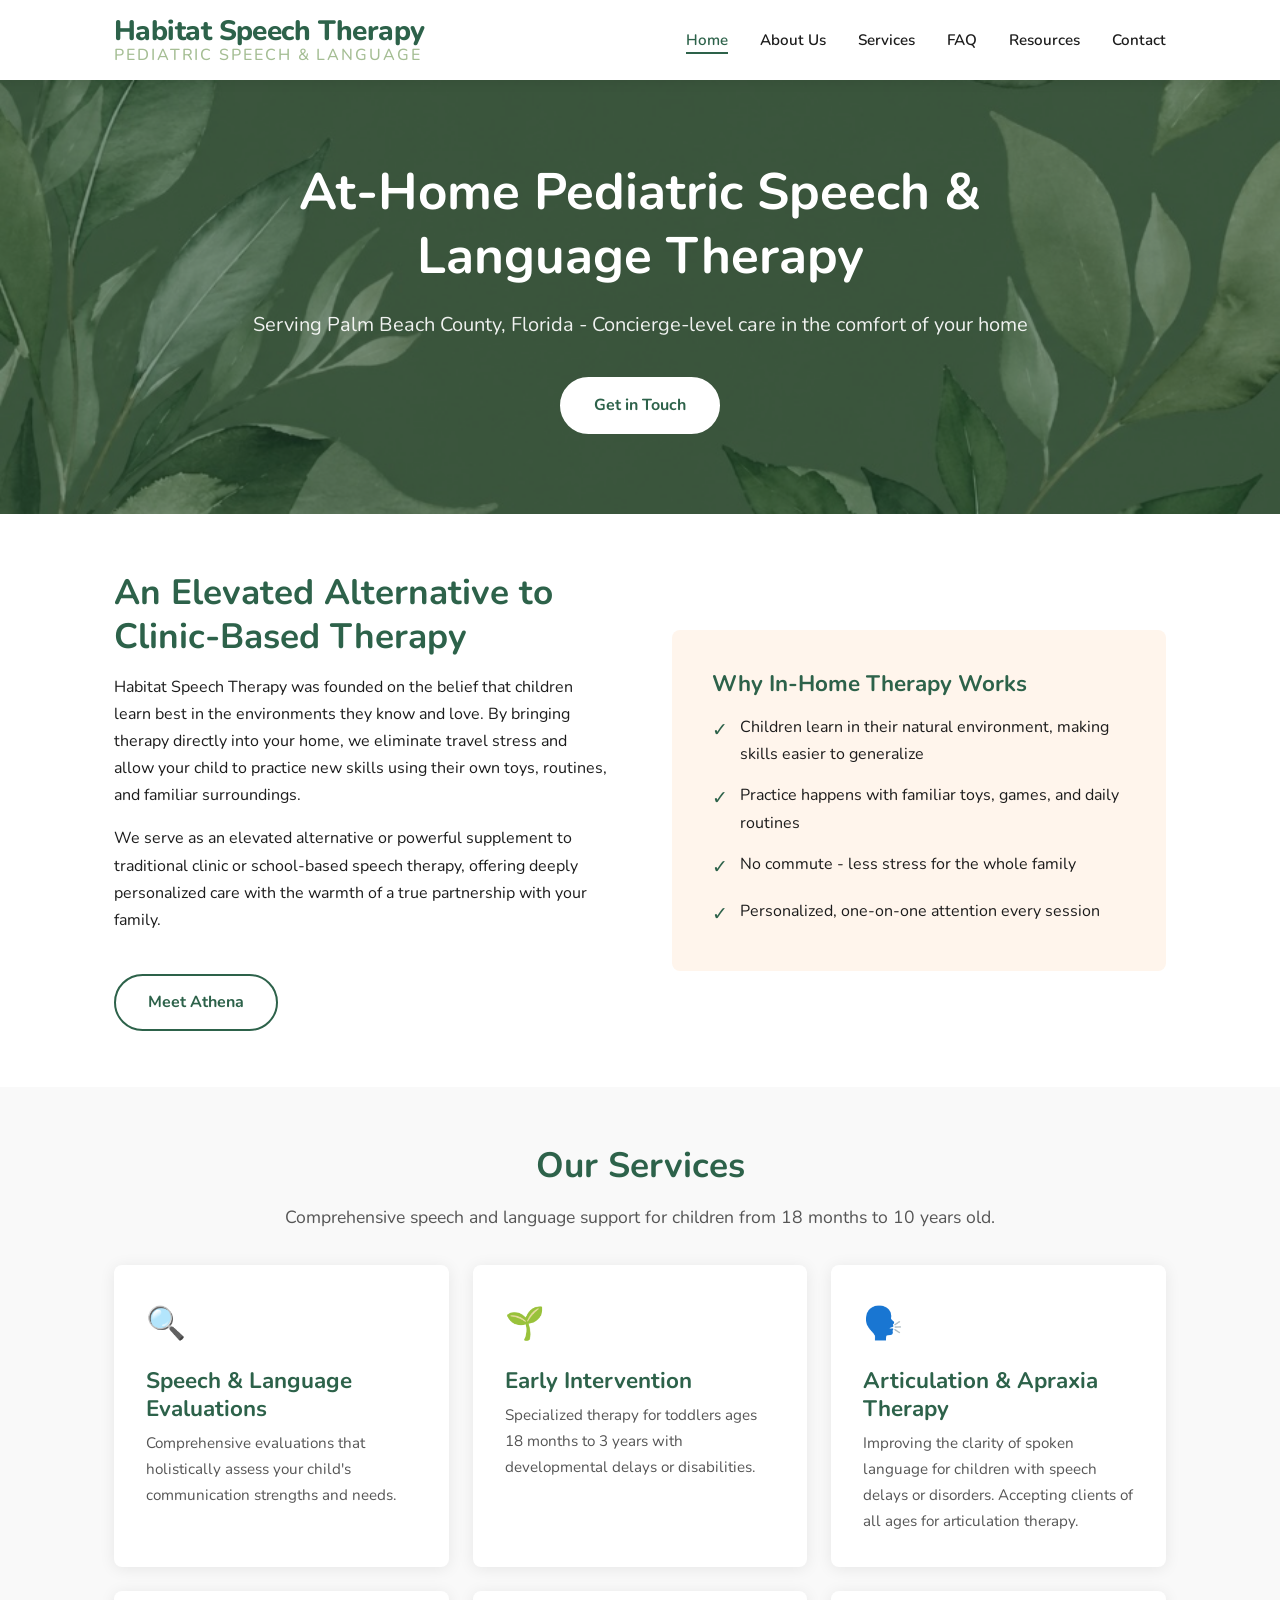
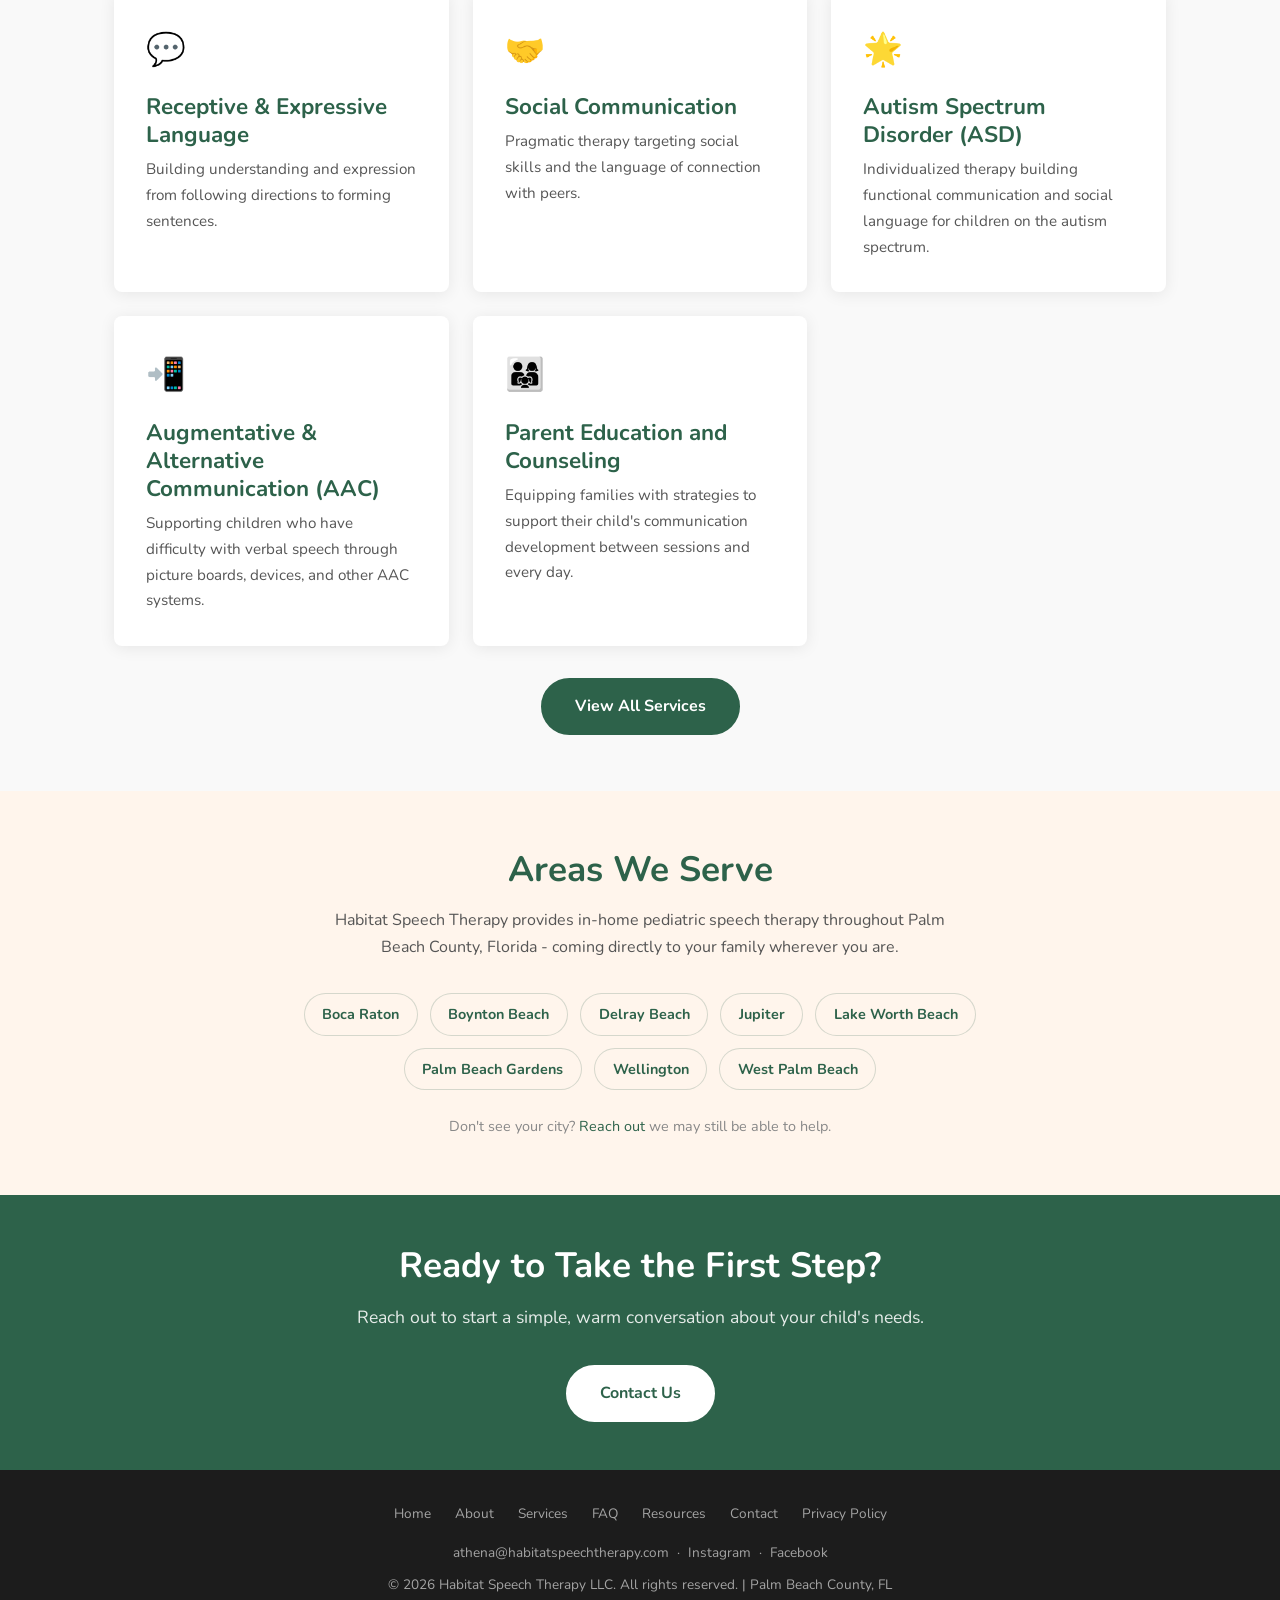
<file: index.html>
<!DOCTYPE html>
<html lang="en">
<head>
  <meta charset="UTF-8" />
  <!-- Google tag (gtag.js) -->
  <script async src="https://www.googletagmanager.com/gtag/js?id=G-P712LBB4WH"></script>
  <script>
    window.dataLayer = window.dataLayer || [];
    function gtag(){dataLayer.push(arguments);}
    gtag('js', new Date());
    gtag('config', 'G-P712LBB4WH');
  </script>
  <meta name="viewport" content="width=device-width, initial-scale=1.0" />

  <!-- Primary SEO -->
  <title>Habitat Speech Therapy | In-Home Pediatric Speech Therapy in Palm Beach County, FL</title>
  <meta name="description" content="Habitat Speech Therapy offers concierge-level, in-home pediatric speech and language therapy serving Palm Beach County, Florida. Expert care in the comfort of your home." />
  <meta name="keywords" content="in-home speech therapy Palm Beach County, pediatric speech therapy Florida, speech language pathologist Palm Beach, child speech therapy, early intervention speech therapy, articulation therapy, language therapy kids" />
  <link rel="canonical" href="https://www.habitatspeechtherapy.com/" />

  <!-- Open Graph (social sharing) -->
  <meta property="og:type" content="website" />
  <meta property="og:url" content="https://www.habitatspeechtherapy.com/" />
  <meta property="og:title" content="Habitat Speech Therapy | In-Home Pediatric Speech Therapy in Palm Beach County, FL" />
  <meta property="og:description" content="Concierge-level, in-home pediatric speech and language therapy for children in Palm Beach County. Personalized care in the comfort of your home." />
  <meta property="og:site_name" content="Habitat Speech Therapy" />

  <!-- Twitter Card -->
  <meta name="twitter:card" content="summary" />
  <meta name="twitter:title" content="Habitat Speech Therapy | In-Home Pediatric Speech Therapy" />
  <meta name="twitter:description" content="In-home pediatric speech and language therapy serving Palm Beach County, FL." />

  <!-- Schema.org structured data -->
  <script type="application/ld+json">
  {
    "@context": "https://schema.org",
    "@type": "MedicalBusiness",
    "name": "Habitat Speech Therapy",
    "description": "Concierge-level, in-home pediatric speech and language therapy serving Palm Beach County, Florida.",
    "url": "https://www.habitatspeechtherapy.com",
    "telephone": "+17148686011",
    "email": "athena@habitatspeechtherapy.com",
    "address": {
      "@type": "PostalAddress",
      "addressRegion": "FL",
      "addressLocality": "Palm Beach County",
      "addressCountry": "US"
    },
    "areaServed": [
      { "@type": "City", "name": "Boca Raton", "addressRegion": "FL" },
      { "@type": "City", "name": "Boynton Beach", "addressRegion": "FL" },
      { "@type": "City", "name": "Delray Beach", "addressRegion": "FL" },
      { "@type": "City", "name": "Lake Worth Beach", "addressRegion": "FL" },
      { "@type": "City", "name": "West Palm Beach", "addressRegion": "FL" },
      { "@type": "City", "name": "Wellington", "addressRegion": "FL" },
      { "@type": "City", "name": "Palm Beach Gardens", "addressRegion": "FL" },
      { "@type": "City", "name": "Jupiter", "addressRegion": "FL" }
    ],
    "medicalSpecialty": "Speech-Language Pathology",
    "priceRange": "Contact for pricing",
    "founder": {
      "@type": "Person",
      "name": "Athena",
      "jobTitle": "Speech-Language Pathologist",
      "hasCredential": [
        { "@type": "EducationalOccupationalCredential", "credentialCategory": "degree", "name": "M.S. Communication Science and Disorders, New York University" },
        { "@type": "EducationalOccupationalCredential", "credentialCategory": "degree", "name": "M.S. Human Factors" },
        { "@type": "EducationalOccupationalCredential", "credentialCategory": "certification", "name": "Certificate of Clinical Competency in Speech-Language Pathology (CCC-SLP)" },
        { "@type": "EducationalOccupationalCredential", "credentialCategory": "certification", "name": "PROMPT Level 1 Certification" }
      ]
    },
    "hasOfferCatalog": {
      "@type": "OfferCatalog",
      "name": "Speech Therapy Services",
      "itemListElement": [
        { "@type": "Offer", "itemOffered": { "@type": "Service", "name": "Speech and Language Evaluations", "areaServed": "Palm Beach County, FL" } },
        { "@type": "Offer", "itemOffered": { "@type": "Service", "name": "Early Intervention Toddler Speech Therapy", "areaServed": "Palm Beach County, FL" } },
        { "@type": "Offer", "itemOffered": { "@type": "Service", "name": "Articulation and Speech Sound Therapy", "areaServed": "Palm Beach County, FL" } },
        { "@type": "Offer", "itemOffered": { "@type": "Service", "name": "Receptive and Expressive Language Therapy", "areaServed": "Palm Beach County, FL" } },
        { "@type": "Offer", "itemOffered": { "@type": "Service", "name": "Social Communication Therapy", "areaServed": "Palm Beach County, FL" } },
        { "@type": "Offer", "itemOffered": { "@type": "Service", "name": "Autism Spectrum Disorder (ASD) Speech Therapy", "areaServed": "Palm Beach County, FL" } },
        { "@type": "Offer", "itemOffered": { "@type": "Service", "name": "Augmentative and Alternative Communication (AAC)", "areaServed": "Palm Beach County, FL" } },
        { "@type": "Offer", "itemOffered": { "@type": "Service", "name": "Parent Education and Counseling", "areaServed": "Palm Beach County, FL" } }
      ]
    },
    "sameAs": [
      "https://www.instagram.com/habitatspeechtherapy",
      "https://www.facebook.com/people/Habitat-Speech-Therapy-LLC/61574758585224"
    ]
  }
  </script>

  <link rel="icon" type="image/svg+xml" href="favicon.svg" />
  <link rel="stylesheet" href="style.css" />
</head>
<body>

  <!-- Navigation -->
  <nav class="nav" role="navigation" aria-label="Main navigation">
    <div class="nav__inner">
      <a href="index.html" class="nav__logo" aria-label="Habitat Speech Therapy home">
        <span class="nav__logo-name">Habitat Speech Therapy</span>
        <span class="nav__logo-sub">Pediatric Speech &amp; Language</span>
      </a>
      <button class="nav__toggle" aria-label="Toggle navigation" onclick="this.classList.toggle('open'); document.getElementById('nav-links').classList.toggle('open')">
        <span></span><span></span><span></span>
      </button>
      <ul class="nav__links" id="nav-links">
        <li><a href="index.html" class="active">Home</a></li>
        <li><a href="about.html">About Us</a></li>
        <li><a href="services.html">Services</a></li>
        <li><a href="faq.html">FAQ</a></li>
        <li><a href="resources.html">Resources</a></li>
        <li><a href="contact.html">Contact</a></li>
      </ul>
    </div>
  </nav>

  <!-- Hero -->
  <section class="hero" aria-label="Welcome">
    <div class="hero__inner">
      <h1>At-Home Pediatric Speech &amp; Language Therapy</h1>
      <p class="hero__sub">Serving Palm Beach County, Florida - Concierge-level care in the comfort of your home</p>
      <a href="contact.html" class="btn btn--white">Get in Touch</a>
    </div>
  </section>

  <!-- Intro -->
  <section class="section">
    <div class="container">
      <div class="two-col">
        <div>
          <h2>An Elevated Alternative to Clinic-Based Therapy</h2>
          <p>Habitat Speech Therapy was founded on the belief that children learn best in the environments they know and love. By bringing therapy directly into your home, we eliminate travel stress and allow your child to practice new skills using their own toys, routines, and familiar surroundings.</p>
          <p>We serve as an elevated alternative or powerful supplement to traditional clinic or school-based speech therapy, offering deeply personalized care with the warmth of a true partnership with your family.</p>
          <a href="about.html" class="btn btn--outline mt-2">Meet Athena</a>
        </div>
        <div>
          <div style="background: var(--beige); border-radius: 8px; padding: 2.5rem;">
            <h3>Why In-Home Therapy Works</h3>
            <ul style="list-style: none; margin-top: 1rem; display: flex; flex-direction: column; gap: 0.9rem;">
              <li style="display: flex; gap: 0.75rem;"><span style="color: var(--teal); font-size: 1.2rem;">✓</span><span>Children learn in their natural environment, making skills easier to generalize</span></li>
              <li style="display: flex; gap: 0.75rem;"><span style="color: var(--teal); font-size: 1.2rem;">✓</span><span>Practice happens with familiar toys, games, and daily routines</span></li>
              <li style="display: flex; gap: 0.75rem;"><span style="color: var(--teal); font-size: 1.2rem;">✓</span><span>No commute - less stress for the whole family</span></li>
              <li style="display: flex; gap: 0.75rem;"><span style="color: var(--teal); font-size: 1.2rem;">✓</span><span>Personalized, one-on-one attention every session</span></li>
            </ul>
          </div>
        </div>
      </div>
    </div>
  </section>

  <!-- Services overview -->
  <section class="section section--offwhite" aria-labelledby="services-heading">
    <div class="container">
      <div class="section__header" style="max-width: 820px;">
        <h2 id="services-heading">Our Services</h2>
        <p>Comprehensive speech and language support for children from 18 months to 10 years old.</p>
      </div>
      <div class="cards">
        <div class="card">
          <div class="card__icon">🔍</div>
          <h3>Speech &amp; Language Evaluations</h3>
          <p>Comprehensive evaluations that holistically assess your child's communication strengths and needs.</p>
        </div>
        <div class="card">
          <div class="card__icon">🌱</div>
          <h3>Early Intervention</h3>
          <p>Specialized therapy for toddlers ages 18 months to 3 years with developmental delays or disabilities.</p>
        </div>
        <div class="card">
          <div class="card__icon">🗣️</div>
          <h3>Articulation &amp; Apraxia Therapy</h3>
          <p>Improving the clarity of spoken language for children with speech delays or disorders. Accepting clients of all ages for articulation therapy.</p>
        </div>
        <div class="card">
          <div class="card__icon">💬</div>
          <h3>Receptive &amp; Expressive Language</h3>
          <p>Building understanding and expression from following directions to forming sentences.</p>
        </div>
        <div class="card">
          <div class="card__icon">🤝</div>
          <h3>Social Communication</h3>
          <p>Pragmatic therapy targeting social skills and the language of connection with peers.</p>
        </div>
        <div class="card">
          <div class="card__icon">🌟</div>
          <h3>Autism Spectrum Disorder (ASD)</h3>
          <p>Individualized therapy building functional communication and social language for children on the autism spectrum.</p>
        </div>
        <div class="card">
          <div class="card__icon">📲</div>
          <h3>Augmentative &amp; Alternative Communication (AAC)</h3>
          <p>Supporting children who have difficulty with verbal speech through picture boards, devices, and other AAC systems.</p>
        </div>
        <div class="card">
          <div class="card__icon">👨‍👩‍👧</div>
          <h3>Parent Education and Counseling</h3>
          <p>Equipping families with strategies to support their child's communication development between sessions and every day.</p>
        </div>
      </div>
      <div class="text-center mt-3">
        <a href="services.html" class="btn btn--primary">View All Services</a>
      </div>
    </div>
  </section>

  <!-- Service Areas -->
  <section class="section section--beige" aria-labelledby="areas-heading">
    <div class="container" style="text-align: center;">
      <h2 id="areas-heading">Areas We Serve</h2>
      <p style="color: #555; max-width: 620px; margin: 0 auto 2rem;">Habitat Speech Therapy provides in-home pediatric speech therapy throughout Palm Beach County, Florida - coming directly to your family wherever you are.</p>
      <div class="area-bubbles">
        <span class="badge" style="font-size: 0.9rem; padding: 0.5rem 1.1rem;">Boca Raton</span>
        <span class="badge" style="font-size: 0.9rem; padding: 0.5rem 1.1rem;">Boynton Beach</span>
        <span class="badge" style="font-size: 0.9rem; padding: 0.5rem 1.1rem;">Delray Beach</span>
        <span class="badge" style="font-size: 0.9rem; padding: 0.5rem 1.1rem;">Jupiter</span>
        <span class="badge" style="font-size: 0.9rem; padding: 0.5rem 1.1rem;">Lake Worth Beach</span>
        <span class="badge" style="font-size: 0.9rem; padding: 0.5rem 1.1rem;">Palm Beach Gardens</span>
        <span class="badge" style="font-size: 0.9rem; padding: 0.5rem 1.1rem;">Wellington</span>
        <span class="badge" style="font-size: 0.9rem; padding: 0.5rem 1.1rem;">West Palm Beach</span>
      </div>
      <p style="color: #888; font-size: 0.9rem; margin-top: 1.5rem;">Don't see your city? <a href="contact.html">Reach out</a> we may still be able to help.</p>
    </div>
  </section>

  <!-- CTA -->
  <section class="cta-banner" aria-label="Contact call to action">
    <h2>Ready to Take the First Step?</h2>
    <p>Reach out to start a simple, warm conversation about your child's needs.</p>
    <a href="contact.html" class="btn btn--white">Contact Us</a>
  </section>

  <!-- Footer -->
  <footer class="footer">
    <ul class="footer__links">
      <li><a href="index.html">Home</a></li>
      <li><a href="about.html">About</a></li>
      <li><a href="services.html">Services</a></li>
      <li><a href="faq.html">FAQ</a></li>
      <li><a href="resources.html">Resources</a></li>
      <li><a href="contact.html">Contact</a></li>
      <li><a href="privacy-policy.html">Privacy Policy</a></li>
    </ul>
    <p style="margin-bottom: 0.6rem;">
      <a href="mailto:athena@habitatspeechtherapy.com">athena@habitatspeechtherapy.com</a>
      &nbsp;·&nbsp;
      <a href="https://www.instagram.com/habitatspeechtherapy" target="_blank" rel="noopener">Instagram</a>
      &nbsp;·&nbsp;
      <a href="https://www.facebook.com/people/Habitat-Speech-Therapy-LLC/61574758585224" target="_blank" rel="noopener">Facebook</a>
    </p>
    <p>&copy; 2026 Habitat Speech Therapy LLC. All rights reserved. | Palm Beach County, FL</p>
  </footer>

</body>
</html>
</file>
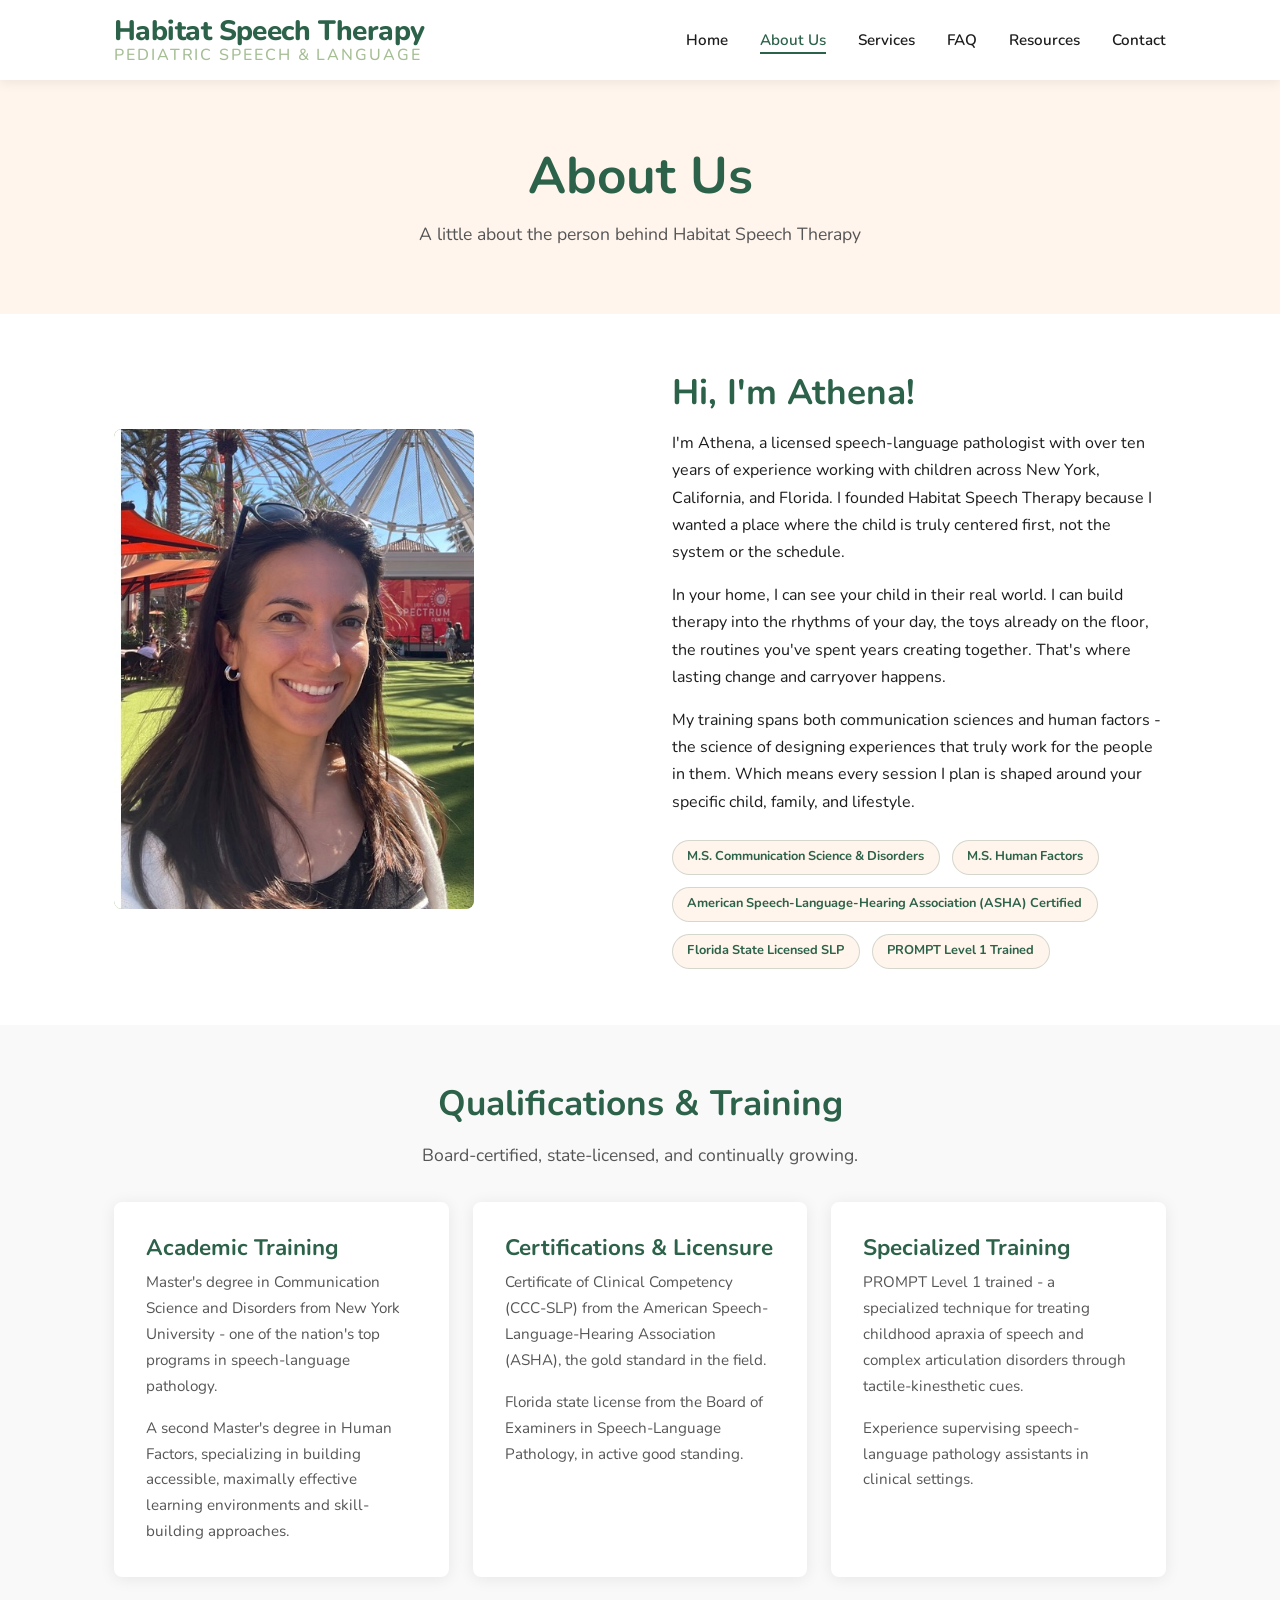
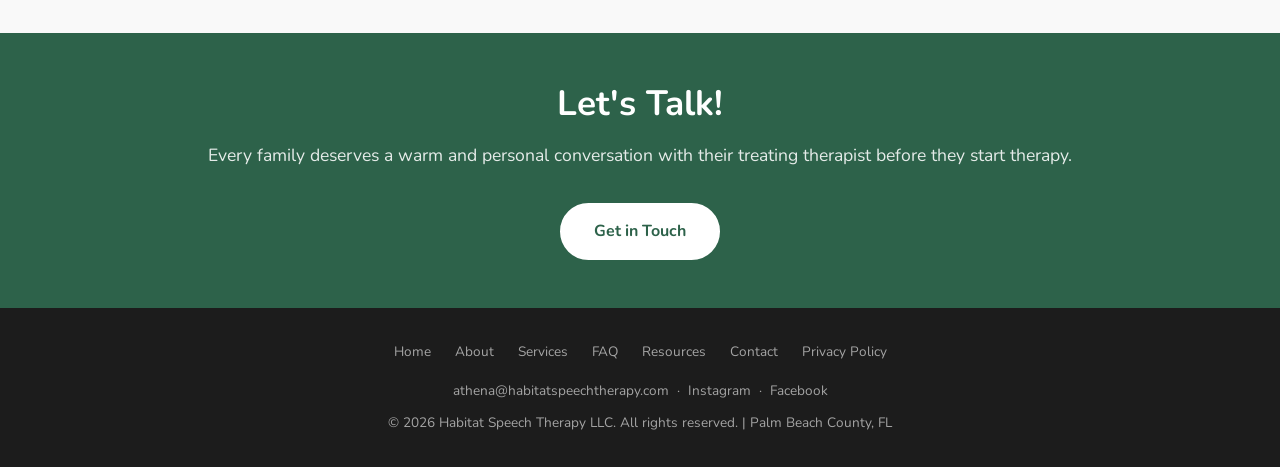
<file: about.html>
<!DOCTYPE html>
<html lang="en">
<head>
  <meta charset="UTF-8" />
  <!-- Google tag (gtag.js) -->
  <script async src="https://www.googletagmanager.com/gtag/js?id=G-P712LBB4WH"></script>
  <script>
    window.dataLayer = window.dataLayer || [];
    function gtag(){dataLayer.push(arguments);}
    gtag('js', new Date());
    gtag('config', 'G-P712LBB4WH');
  </script>
  <meta name="viewport" content="width=device-width, initial-scale=1.0" />

  <title>About Athena | Habitat Speech Therapy | Palm Beach County, FL</title>
  <meta name="description" content="Meet Athena, a licensed speech-language pathologist with a decade of experience, NYU master's degree, CCC-SLP, and PROMPT Level 1 certification. Serving Palm Beach County, FL." />
  <link rel="canonical" href="https://www.habitatspeechtherapy.com/about.html" />

  <meta property="og:type" content="website" />
  <meta property="og:url" content="https://www.habitatspeechtherapy.com/about.html" />
  <meta property="og:title" content="About Athena | Habitat Speech Therapy" />
  <meta property="og:description" content="Licensed SLP with 10+ years of experience, NYU master's degree, CCC-SLP, and PROMPT Level 1 certification. In-home pediatric speech therapy in Palm Beach County." />

  <link rel="icon" type="image/svg+xml" href="favicon.svg" />
  <link rel="stylesheet" href="style.css" />
</head>
<body>

  <!-- Navigation -->
  <nav class="nav" role="navigation" aria-label="Main navigation">
    <div class="nav__inner">
      <a href="index.html" class="nav__logo" aria-label="Habitat Speech Therapy home">
        <span class="nav__logo-name">Habitat Speech Therapy</span>
        <span class="nav__logo-sub">Pediatric Speech &amp; Language</span>
      </a>
      <button class="nav__toggle" aria-label="Toggle navigation" onclick="this.classList.toggle('open'); document.getElementById('nav-links').classList.toggle('open')">
        <span></span><span></span><span></span>
      </button>
      <ul class="nav__links" id="nav-links">
        <li><a href="index.html">Home</a></li>
        <li><a href="about.html" class="active">About Us</a></li>
        <li><a href="services.html">Services</a></li>
        <li><a href="faq.html">FAQ</a></li>
        <li><a href="resources.html">Resources</a></li>
        <li><a href="contact.html">Contact</a></li>
      </ul>
    </div>
  </nav>

  <!-- Page header -->
  <section style="background: var(--beige); padding: 4rem 1.5rem; text-align: center;">
    <div class="container">
      <h1>About Us</h1>
      <p style="font-size: 1.1rem; color: #555; max-width: 600px; margin: 0.75rem auto 0;">A little about the person behind Habitat Speech Therapy</p>
    </div>
  </section>

  <!-- Bio section -->
  <section class="section">
    <div class="container">
      <div class="two-col">
        <div class="photo-block">
          <img src="images/athena-speech-therapist-palm-beach.jpg" alt="Athena, pediatric speech-language pathologist at Habitat Speech Therapy in Palm Beach County, Florida" />
        </div>
        <div>
          <h2>Hi, I'm Athena!</h2>
          <p>I'm Athena, a licensed speech-language pathologist with over ten years of experience working with children across New York, California, and Florida. I founded Habitat Speech Therapy because I wanted a place where the child is truly centered first, not the system or the schedule.</p>
          <p>In your home, I can see your child in their real world. I can build therapy into the rhythms of your day, the toys already on the floor, the routines you've spent years creating together. That's where lasting change and carryover happens.</p>
          <p> My training spans both communication sciences and human factors - the science of designing experiences that truly work for the people in them. Which means every session I plan is shaped around your specific child, family, and lifestyle.</p>


          <div class="credentials">
            <span class="badge">M.S. Communication Science &amp; Disorders</span>
            <span class="badge">M.S. Human Factors</span>
            <span class="badge">American Speech-Language-Hearing Association (ASHA) Certified</span>
            <span class="badge">Florida State Licensed SLP</span>
            <span class="badge">PROMPT Level 1 Trained
            </span>
          </div>
        </div>
      </div>
    </div>
  </section>

  <!-- Credentials detail -->
  <section class="section section--offwhite" aria-labelledby="credentials-heading">
    <div class="container">
      <div class="section__header">
        <h2 id="credentials-heading">Qualifications &amp; Training</h2>
        <p>Board-certified, state-licensed, and continually growing.</p>
      </div>
      <div class="cards">
        <div class="card">
          <h3>Academic Training</h3>
          <p>Master's degree in Communication Science and Disorders from New York University - one of the nation's top programs in speech-language pathology.</p>
          <p style="margin-top: 0.75rem;">A second Master's degree in Human Factors, specializing in building accessible, maximally effective learning environments and skill-building approaches.</p>
        </div>
        <div class="card">
          <h3>Certifications &amp; Licensure</h3>
          <p>Certificate of Clinical Competency (CCC-SLP) from the American Speech-Language-Hearing Association (ASHA), the gold standard in the field.</p>
          <p style="margin-top: 0.75rem;">Florida state license from the Board of Examiners in Speech-Language Pathology, in active good standing.</p>
        </div>
        <div class="card">
          <h3>Specialized Training</h3>
          <p>PROMPT Level 1 trained - a specialized technique for treating childhood apraxia of speech and complex articulation disorders through tactile-kinesthetic cues.</p>
          <p style="margin-top: 0.75rem;">Experience supervising speech-language pathology assistants in clinical settings.</p>
        </div>
      </div>
    </div>
  </section>

  <!-- CTA -->
  <section class="cta-banner">
    <h2>Let's Talk!</h2>
    <p>Every family deserves a warm and personal conversation with their treating therapist before they start therapy.</p>
    <a href="contact.html" class="btn btn--white">Get in Touch</a>
  </section>

  <!-- Footer -->
  <footer class="footer">
    <ul class="footer__links">
      <li><a href="index.html">Home</a></li>
      <li><a href="about.html">About</a></li>
      <li><a href="services.html">Services</a></li>
      <li><a href="faq.html">FAQ</a></li>
      <li><a href="resources.html">Resources</a></li>
      <li><a href="contact.html">Contact</a></li>
      <li><a href="privacy-policy.html">Privacy Policy</a></li>
    </ul>
    <p style="margin-bottom: 0.6rem;">
      <a href="mailto:athena@habitatspeechtherapy.com">athena@habitatspeechtherapy.com</a>
      &nbsp;·&nbsp;
      <a href="https://www.instagram.com/habitatspeechtherapy" target="_blank" rel="noopener">Instagram</a>
      &nbsp;·&nbsp;
      <a href="https://www.facebook.com/people/Habitat-Speech-Therapy-LLC/61574758585224" target="_blank" rel="noopener">Facebook</a>
    </p>
    <p>&copy; 2026 Habitat Speech Therapy LLC. All rights reserved. | Palm Beach County, FL</p>
  </footer>

</body>
</html>
</file>
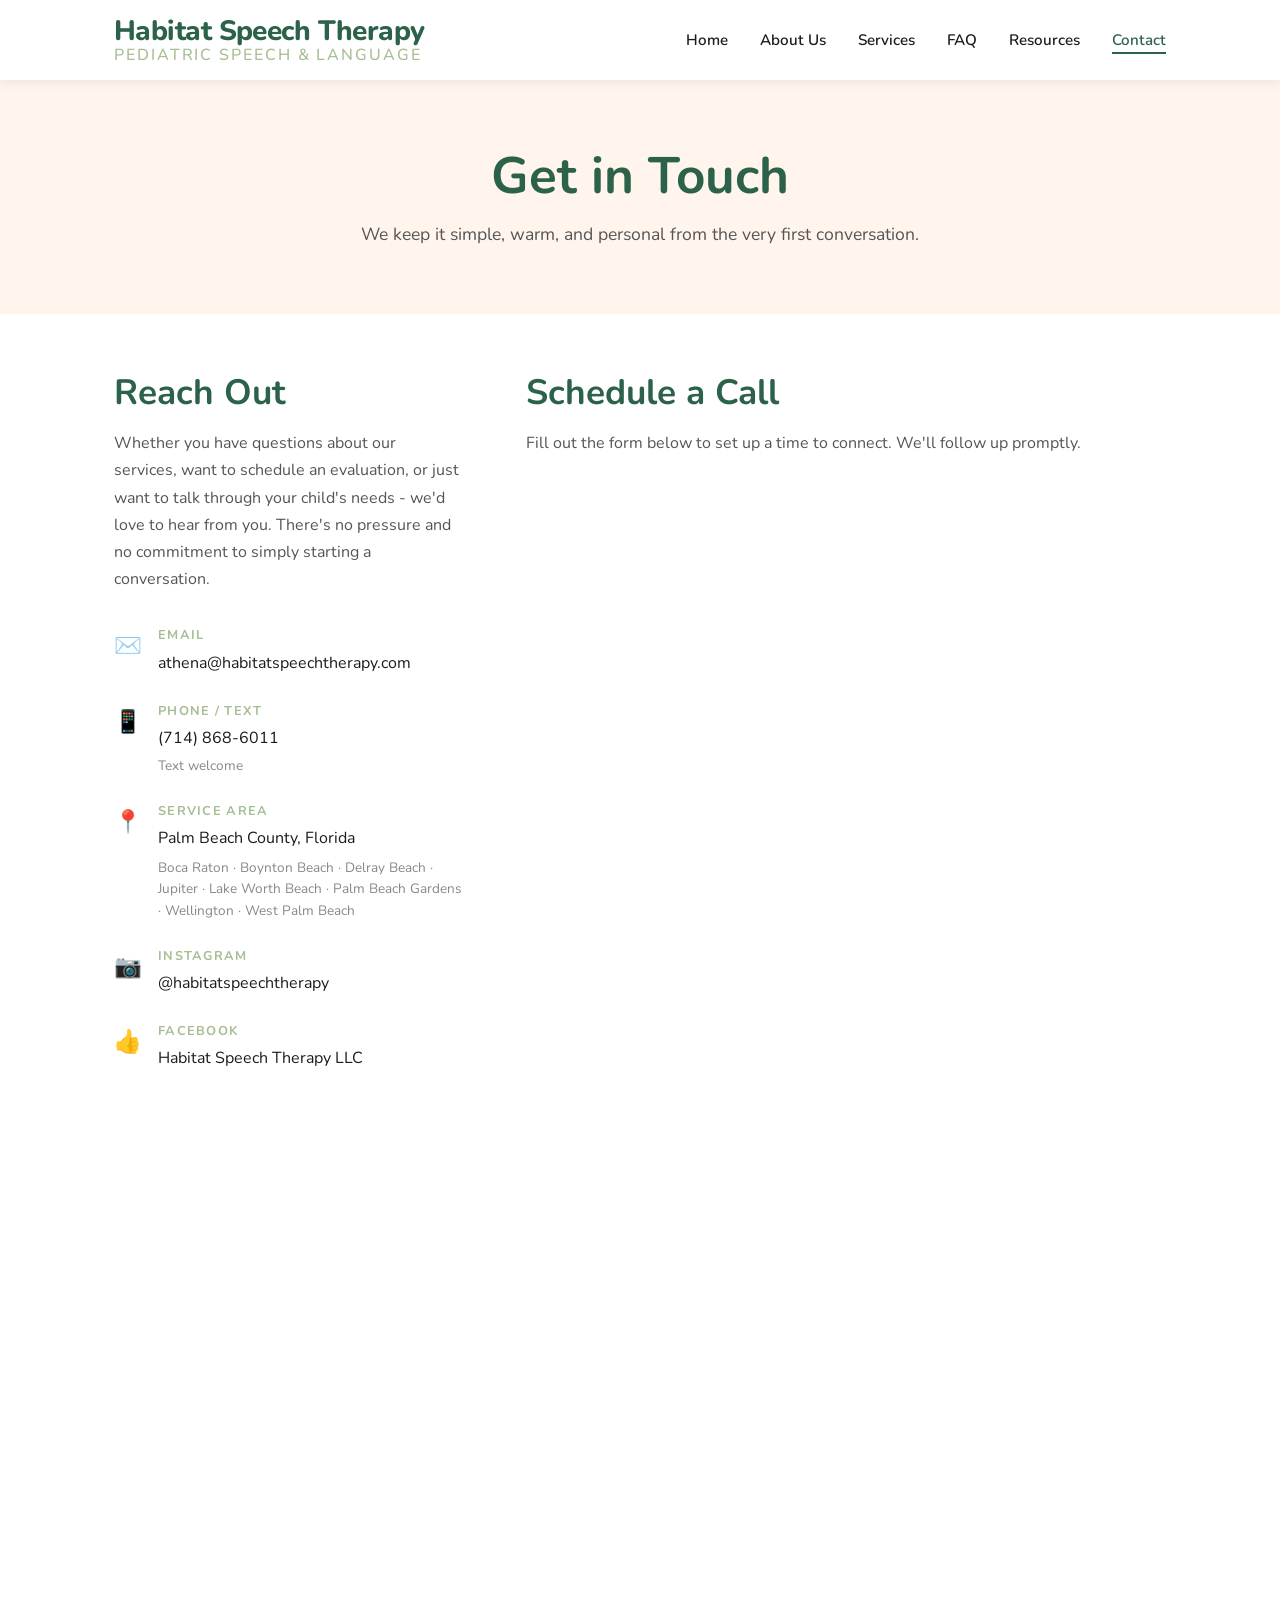
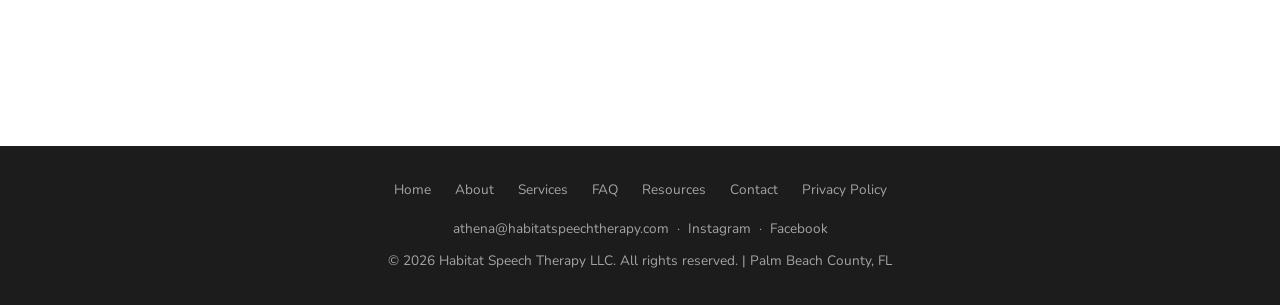
<file: contact.html>
<!DOCTYPE html>
<html lang="en">
<head>
  <meta charset="UTF-8" />
  <!-- Google tag (gtag.js) -->
  <script async src="https://www.googletagmanager.com/gtag/js?id=G-P712LBB4WH"></script>
  <script>
    window.dataLayer = window.dataLayer || [];
    function gtag(){dataLayer.push(arguments);}
    gtag('js', new Date());
    gtag('config', 'G-P712LBB4WH');
  </script>
  <meta name="viewport" content="width=device-width, initial-scale=1.0" />

  <title>Contact | Habitat Speech Therapy | Palm Beach County, FL</title>
  <meta name="description" content="Contact Habitat Speech Therapy to schedule a call or ask a question. Reach Athena by email, text, or through our contact form. Serving Palm Beach County, Florida." />
  <link rel="canonical" href="https://www.habitatspeechtherapy.com/contact.html" />

  <meta property="og:type" content="website" />
  <meta property="og:url" content="https://www.habitatspeechtherapy.com/contact.html" />
  <meta property="og:title" content="Contact | Habitat Speech Therapy" />
  <meta property="og:description" content="Get in touch to start a simple, warm conversation about your child's speech and language needs." />

  <script type="application/ld+json">
  {
    "@context": "https://schema.org",
    "@type": "MedicalBusiness",
    "name": "Habitat Speech Therapy",
    "url": "https://www.habitatspeechtherapy.com",
    "telephone": "+17148686011",
    "email": "athena@habitatspeechtherapy.com",
    "address": {
      "@type": "PostalAddress",
      "addressRegion": "FL",
      "addressLocality": "Palm Beach County",
      "addressCountry": "US"
    },
    "areaServed": [
      { "@type": "City", "name": "Boca Raton", "addressRegion": "FL" },
      { "@type": "City", "name": "Boynton Beach", "addressRegion": "FL" },
      { "@type": "City", "name": "Delray Beach", "addressRegion": "FL" },
      { "@type": "City", "name": "Lake Worth Beach", "addressRegion": "FL" },
      { "@type": "City", "name": "West Palm Beach", "addressRegion": "FL" },
      { "@type": "City", "name": "Wellington", "addressRegion": "FL" },
      { "@type": "City", "name": "Palm Beach Gardens", "addressRegion": "FL" },
      { "@type": "City", "name": "Jupiter", "addressRegion": "FL" }
    ],
    "sameAs": [
      "https://www.instagram.com/habitatspeechtherapy",
      "https://www.facebook.com/people/Habitat-Speech-Therapy-LLC/61574758585224"
    ]
  }
  </script>

  <link rel="icon" type="image/svg+xml" href="favicon.svg" />
  <link rel="stylesheet" href="style.css" />
</head>
<body>

  <!-- Navigation -->
  <nav class="nav" role="navigation" aria-label="Main navigation">
    <div class="nav__inner">
      <a href="index.html" class="nav__logo" aria-label="Habitat Speech Therapy home">
        <span class="nav__logo-name">Habitat Speech Therapy</span>
        <span class="nav__logo-sub">Pediatric Speech &amp; Language</span>
      </a>
      <button class="nav__toggle" aria-label="Toggle navigation" onclick="this.classList.toggle('open'); document.getElementById('nav-links').classList.toggle('open')">
        <span></span><span></span><span></span>
      </button>
      <ul class="nav__links" id="nav-links">
        <li><a href="index.html">Home</a></li>
        <li><a href="about.html">About Us</a></li>
        <li><a href="services.html">Services</a></li>
        <li><a href="faq.html">FAQ</a></li>
        <li><a href="resources.html">Resources</a></li>
        <li><a href="contact.html" class="active">Contact</a></li>
      </ul>
    </div>
  </nav>

  <!-- Page header -->
  <section style="background: var(--beige); padding: 4rem 1.5rem; text-align: center;">
    <div class="container">
      <h1>Get in Touch</h1>
      <p style="font-size: 1.1rem; color: #555; max-width: 600px; margin: 0.75rem auto 0;">We keep it simple, warm, and personal from the very first conversation.</p>
    </div>
  </section>

  <!-- Contact -->
  <section class="section">
    <div class="container">
      <div class="contact-grid">

        <!-- Contact details -->
        <div>
          <h2>Reach Out</h2>
          <p style="color: #555; margin-bottom: 2rem;">Whether you have questions about our services, want to schedule an evaluation, or just want to talk through your child's needs - we'd love to hear from you. There's no pressure and no commitment to simply starting a conversation.</p>

          <div class="contact-item">
            <div class="contact-item__icon">✉️</div>
            <div>
              <span class="contact-item__label">Email</span>
              <div class="contact-item__value">
                <a href="mailto:athena@habitatspeechtherapy.com">athena@habitatspeechtherapy.com</a>
              </div>
            </div>
          </div>

          <div class="contact-item">
            <div class="contact-item__icon">📱</div>
            <div>
              <span class="contact-item__label">Phone / Text</span>
              <div class="contact-item__value">
                <a href="tel:+17148686011">(714) 868-6011</a>
                <span style="display: block; font-size: 0.85rem; color: #888; margin-top: 2px;">Text welcome</span>
              </div>
            </div>
          </div>

          <div class="contact-item">
            <div class="contact-item__icon">📍</div>
            <div>
              <span class="contact-item__label">Service Area</span>
              <div class="contact-item__value">
                Palm Beach County, Florida
                <span style="display: block; font-size: 0.85rem; color: #888; margin-top: 4px; line-height: 1.6;">Boca Raton · Boynton Beach · Delray Beach · Jupiter · Lake Worth Beach · Palm Beach Gardens · Wellington · West Palm Beach</span>
              </div>
            </div>
          </div>

          <div class="contact-item">
            <div class="contact-item__icon">📷</div>
            <div>
              <span class="contact-item__label">Instagram</span>
              <div class="contact-item__value">
                <a href="https://www.instagram.com/habitatspeechtherapy" target="_blank" rel="noopener">@habitatspeechtherapy</a>
              </div>
            </div>
          </div>

          <div class="contact-item">
            <div class="contact-item__icon">👍</div>
            <div>
              <span class="contact-item__label">Facebook</span>
              <div class="contact-item__value">
                <a href="https://www.facebook.com/people/Habitat-Speech-Therapy-LLC/61574758585224" target="_blank" rel="noopener">Habitat Speech Therapy LLC</a>
              </div>
            </div>
          </div>
        </div>

        <!-- Google Form placeholder -->
        <div>
          <h2>Schedule a Call</h2>
          <p style="color: #555; margin-bottom: 1.5rem;">Fill out the form below to set up a time to connect. We'll follow up promptly.</p>

          <iframe src="https://docs.google.com/forms/d/e/1FAIpQLSel4xe7TB8G2dg2_lfH8s_8--1KnQrfanLJyXpky2oXiKs6mw/viewform?embedded=true" width="640" height="1199" frameborder="0" marginheight="0" marginwidth="0">Loading…</iframe>
        </div>

      </div>
    </div>
  </section>

  <!-- Footer -->
  <footer class="footer">
    <ul class="footer__links">
      <li><a href="index.html">Home</a></li>
      <li><a href="about.html">About</a></li>
      <li><a href="services.html">Services</a></li>
      <li><a href="faq.html">FAQ</a></li>
      <li><a href="resources.html">Resources</a></li>
      <li><a href="contact.html">Contact</a></li>
      <li><a href="privacy-policy.html">Privacy Policy</a></li>
    </ul>
    <p style="margin-bottom: 0.6rem;">
      <a href="mailto:athena@habitatspeechtherapy.com">athena@habitatspeechtherapy.com</a>
      &nbsp;·&nbsp;
      <a href="https://www.instagram.com/habitatspeechtherapy" target="_blank" rel="noopener">Instagram</a>
      &nbsp;·&nbsp;
      <a href="https://www.facebook.com/people/Habitat-Speech-Therapy-LLC/61574758585224" target="_blank" rel="noopener">Facebook</a>
    </p>
    <p>&copy; 2026 Habitat Speech Therapy LLC. All rights reserved. | Palm Beach County, FL</p>
  </footer>

</body>
</html>
</file>
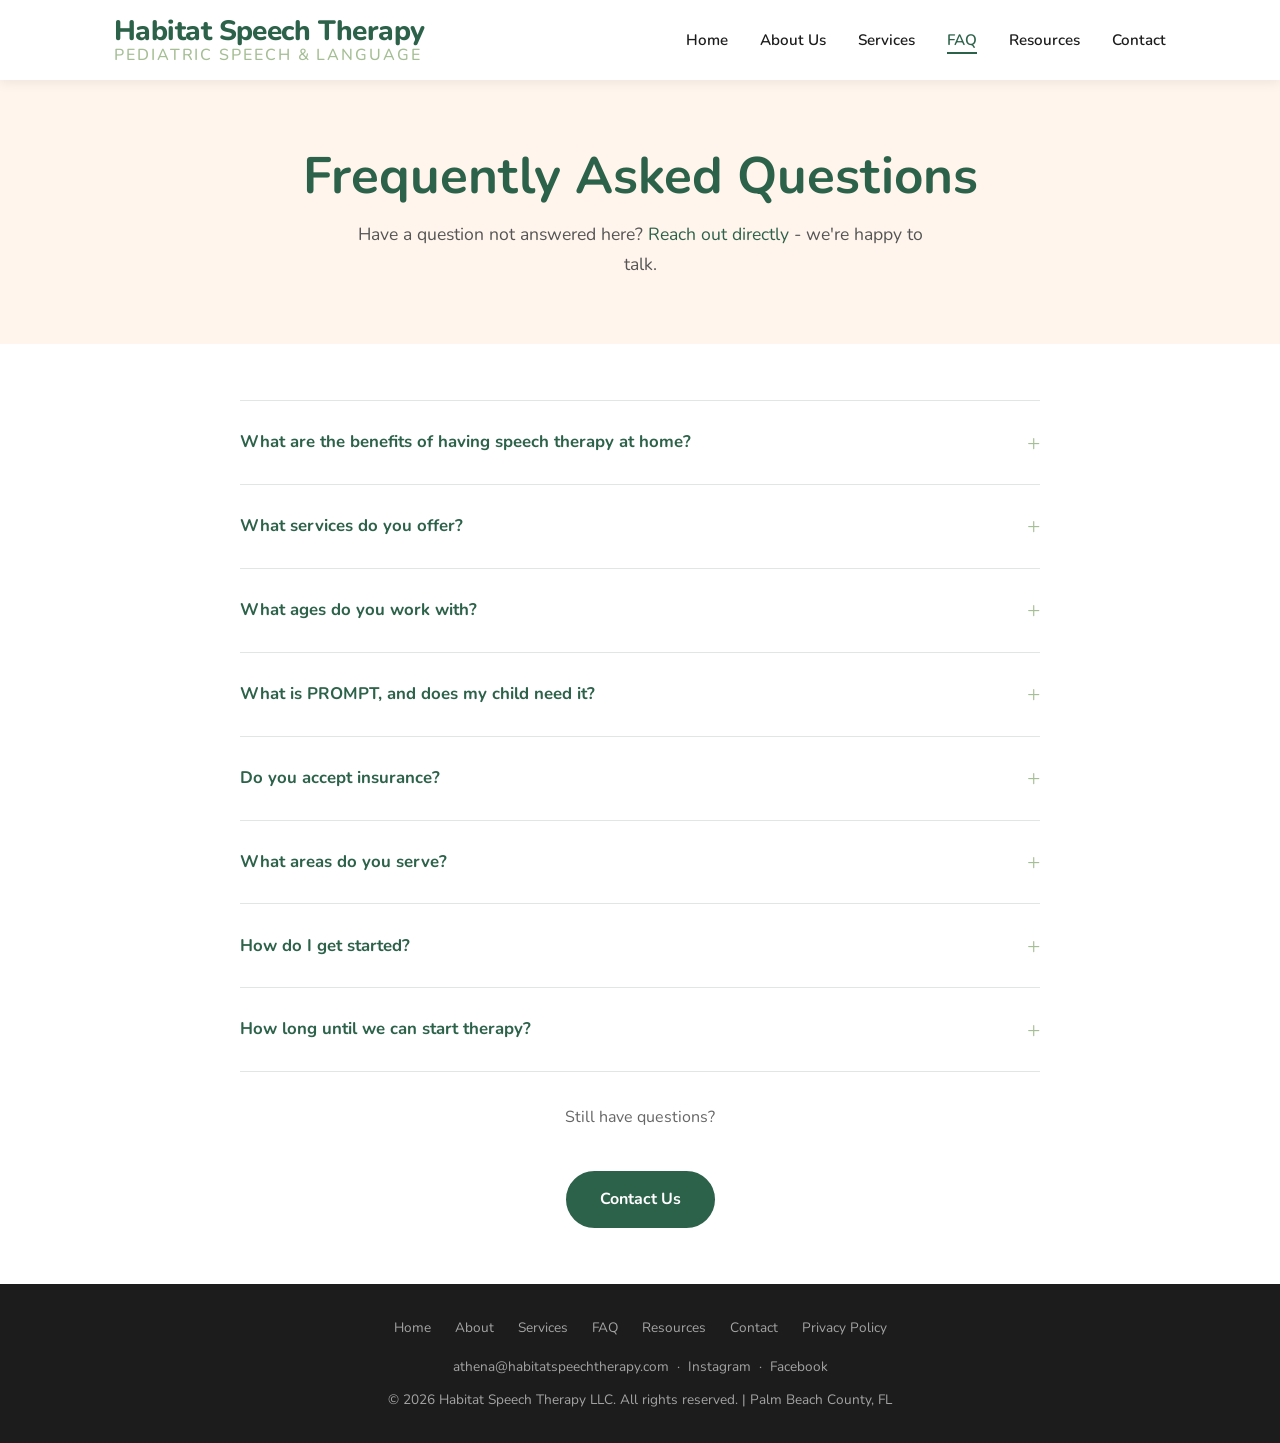
<file: faq.html>
<!DOCTYPE html>
<html lang="en">
<head>
  <meta charset="UTF-8" />
  <!-- Google tag (gtag.js) -->
  <script async src="https://www.googletagmanager.com/gtag/js?id=G-P712LBB4WH"></script>
  <script>
    window.dataLayer = window.dataLayer || [];
    function gtag(){dataLayer.push(arguments);}
    gtag('js', new Date());
    gtag('config', 'G-P712LBB4WH');
  </script>
  <meta name="viewport" content="width=device-width, initial-scale=1.0" />

  <title>FAQ | Habitat Speech Therapy | Palm Beach County, FL</title>
  <meta name="description" content="Frequently asked questions about in-home pediatric speech therapy at Habitat Speech Therapy - serving Palm Beach County, Florida." />
  <link rel="canonical" href="https://www.habitatspeechtherapy.com/faq.html" />

  <meta property="og:type" content="website" />
  <meta property="og:url" content="https://www.habitatspeechtherapy.com/faq.html" />
  <meta property="og:title" content="FAQ | Habitat Speech Therapy" />
  <meta property="og:description" content="Answers to common questions about in-home pediatric speech therapy in Palm Beach County, FL." />

  <script type="application/ld+json">
  {
    "@context": "https://schema.org",
    "@type": "FAQPage",
    "mainEntity": [
      {
        "@type": "Question",
        "name": "What are the benefits of having speech therapy at home?",
        "acceptedAnswer": {
          "@type": "Answer",
          "text": "Learning occurs in the child's natural environment and they can practice skills in the comfort of their home, with their own familiar toys and games. The therapist can integrate learning into your child's daily routines, and families avoid the stress of commuting to a clinic."
        }
      },
      {
        "@type": "Question",
        "name": "What services do you offer?",
        "acceptedAnswer": {
          "@type": "Answer",
          "text": "Habitat Speech Therapy provides speech and language therapy and evaluations in the home, as well as in participating private schools and daycare programs if needed."
        }
      }
    ]
  }
  </script>

  <link rel="icon" type="image/svg+xml" href="favicon.svg" />
  <link rel="stylesheet" href="style.css" />
</head>
<body>

  <!-- Navigation -->
  <nav class="nav" role="navigation" aria-label="Main navigation">
    <div class="nav__inner">
      <a href="index.html" class="nav__logo" aria-label="Habitat Speech Therapy home">
        <span class="nav__logo-name">Habitat Speech Therapy</span>
        <span class="nav__logo-sub">Pediatric Speech &amp; Language</span>
      </a>
      <button class="nav__toggle" aria-label="Toggle navigation" onclick="this.classList.toggle('open'); document.getElementById('nav-links').classList.toggle('open')">
        <span></span><span></span><span></span>
      </button>
      <ul class="nav__links" id="nav-links">
        <li><a href="index.html">Home</a></li>
        <li><a href="about.html">About Us</a></li>
        <li><a href="services.html">Services</a></li>
        <li><a href="faq.html" class="active">FAQ</a></li>
        <li><a href="resources.html">Resources</a></li>
        <li><a href="contact.html">Contact</a></li>
      </ul>
    </div>
  </nav>

  <!-- Page header -->
  <section style="background: var(--beige); padding: 4rem 1.5rem; text-align: center;">
    <div class="container">
      <h1>Frequently Asked Questions</h1>
      <p style="font-size: 1.1rem; color: #555; max-width: 600px; margin: 0.75rem auto 0;">Have a question not answered here? <a href="contact.html">Reach out directly</a> - we're happy to talk.</p>
    </div>
  </section>

  <!-- FAQ -->
  <section class="section">
    <div class="container">
      <div class="faq-list">

        <details>
          <summary>What are the benefits of having speech therapy at home?</summary>
          <div class="faq-answer">
            <p>Learning occurs in the child's natural environment and they can practice skills in the comfort of their home, with their own familiar toys and games. We can also build learning into your existing routines and make working on speech goals a seamless part of your day. It can also be a convenient way to receive speech services and reduce the stress of commuting on both parents and children! </p>
          </div>
        </details>

        <details>
          <summary>What services do you offer?</summary>
          <div class="faq-answer">
            <p>We offer speech and language therapy and evaluations in the home, as well as in participating private schools and daycare programs if needed. We specialize in Early Intervention through elementary school-aged speech and language therapy. Parent education and counseling are built into every session as well.</p>
            <p style="margin-top: 1rem;">Visit our <a href="services.html">Services page</a> for full descriptions of each.</p>
          </div>
        </details>

        <details>
          <summary>What ages do you work with?</summary>
          <div class="faq-answer">
            <p>We primarily work with children from 18 months to 10 years old. However, there is no age range for articulation-only services.</p>
          </div>
        </details>

        <details>
          <summary>What is PROMPT, and does my child need it?</summary>
          <div class="faq-answer">
            <p>PROMPT (Prompts for Restructuring Oral Muscular Phonetic Targets) is a specialized, evidence-based approach for treating childhood apraxia of speech and complex articulation disorders. It uses tactile-kinesthetic cues - gentle touch on the face and jaw - to help children feel how sounds are made, not just hear them.</p>
            <p>Athena is PROMPT Level 1 trained. Whether PROMPT is appropriate for your child depends on their specific diagnosis and needs, which we'd assess during an evaluation. We accept clients of all ages for articulation disorders.</p>
          </div>
        </details>
        
        <details>
          <summary>Do you accept insurance?</summary>
          <div class="faq-answer">
            <p>We do not, but we accept the Step Up scholarship and private pay. We can provide you with a superbill to be reimbursed by your insurance as an out-of-network provider if you have out-of-network benefits.</p>
          </div>
        </details>

        <details>
          <summary>What areas do you serve?</summary>
          <div class="faq-answer">
            <p>Habitat Speech Therapy serves Palm Beach County, Florida, from Boca Raton to Jupiter. If you're unsure whether we travel to your area, please <a href="contact.html">contact us</a> and we'll let you know.</p>
          </div>
        </details>

        <details>
          <summary>How do I get started?</summary>
          <div class="faq-answer">
            <p>Getting started is simple. Reach out through email athena@habitatspeechtherapy.com, text (714) 868-6011, or through the contact form on our <a href="contact.html">Contact page</a> to set up an initial call. We'll have a warm, personal conversation about your child's needs and talk through next steps together - no pressure and no commitment required to just talk.</p>
          </div>
        </details>

        <details>
          <summary>How long until we can start therapy?</summary>
          <div class="faq-answer">
            <p>You will receive same day or next day response to your inquiry. Once you get in contact with the therapist, an evaluation can be scheduled between 2 days and 1 week after contact! Sessions can usually start a week after the evaluation.</p>
          </div>
        </details>
        
      </div>

      <div class="text-center mt-3">
        <p style="color: #666;">Still have questions?</p>
        <a href="contact.html" class="btn btn--primary mt-2">Contact Us</a>
      </div>
    </div>
  </section>

  <!-- Footer -->
  <footer class="footer">
    <ul class="footer__links">
      <li><a href="index.html">Home</a></li>
      <li><a href="about.html">About</a></li>
      <li><a href="services.html">Services</a></li>
      <li><a href="faq.html">FAQ</a></li>
      <li><a href="resources.html">Resources</a></li>
      <li><a href="contact.html">Contact</a></li>
      <li><a href="privacy-policy.html">Privacy Policy</a></li>
    </ul>
    <p style="margin-bottom: 0.6rem;">
      <a href="mailto:athena@habitatspeechtherapy.com">athena@habitatspeechtherapy.com</a>
      &nbsp;·&nbsp;
      <a href="https://www.instagram.com/habitatspeechtherapy" target="_blank" rel="noopener">Instagram</a>
      &nbsp;·&nbsp;
      <a href="https://www.facebook.com/people/Habitat-Speech-Therapy-LLC/61574758585224" target="_blank" rel="noopener">Facebook</a>
    </p>
    <p>&copy; 2026 Habitat Speech Therapy LLC. All rights reserved. | Palm Beach County, FL</p>
  </footer>

</body>
</html>
</file>
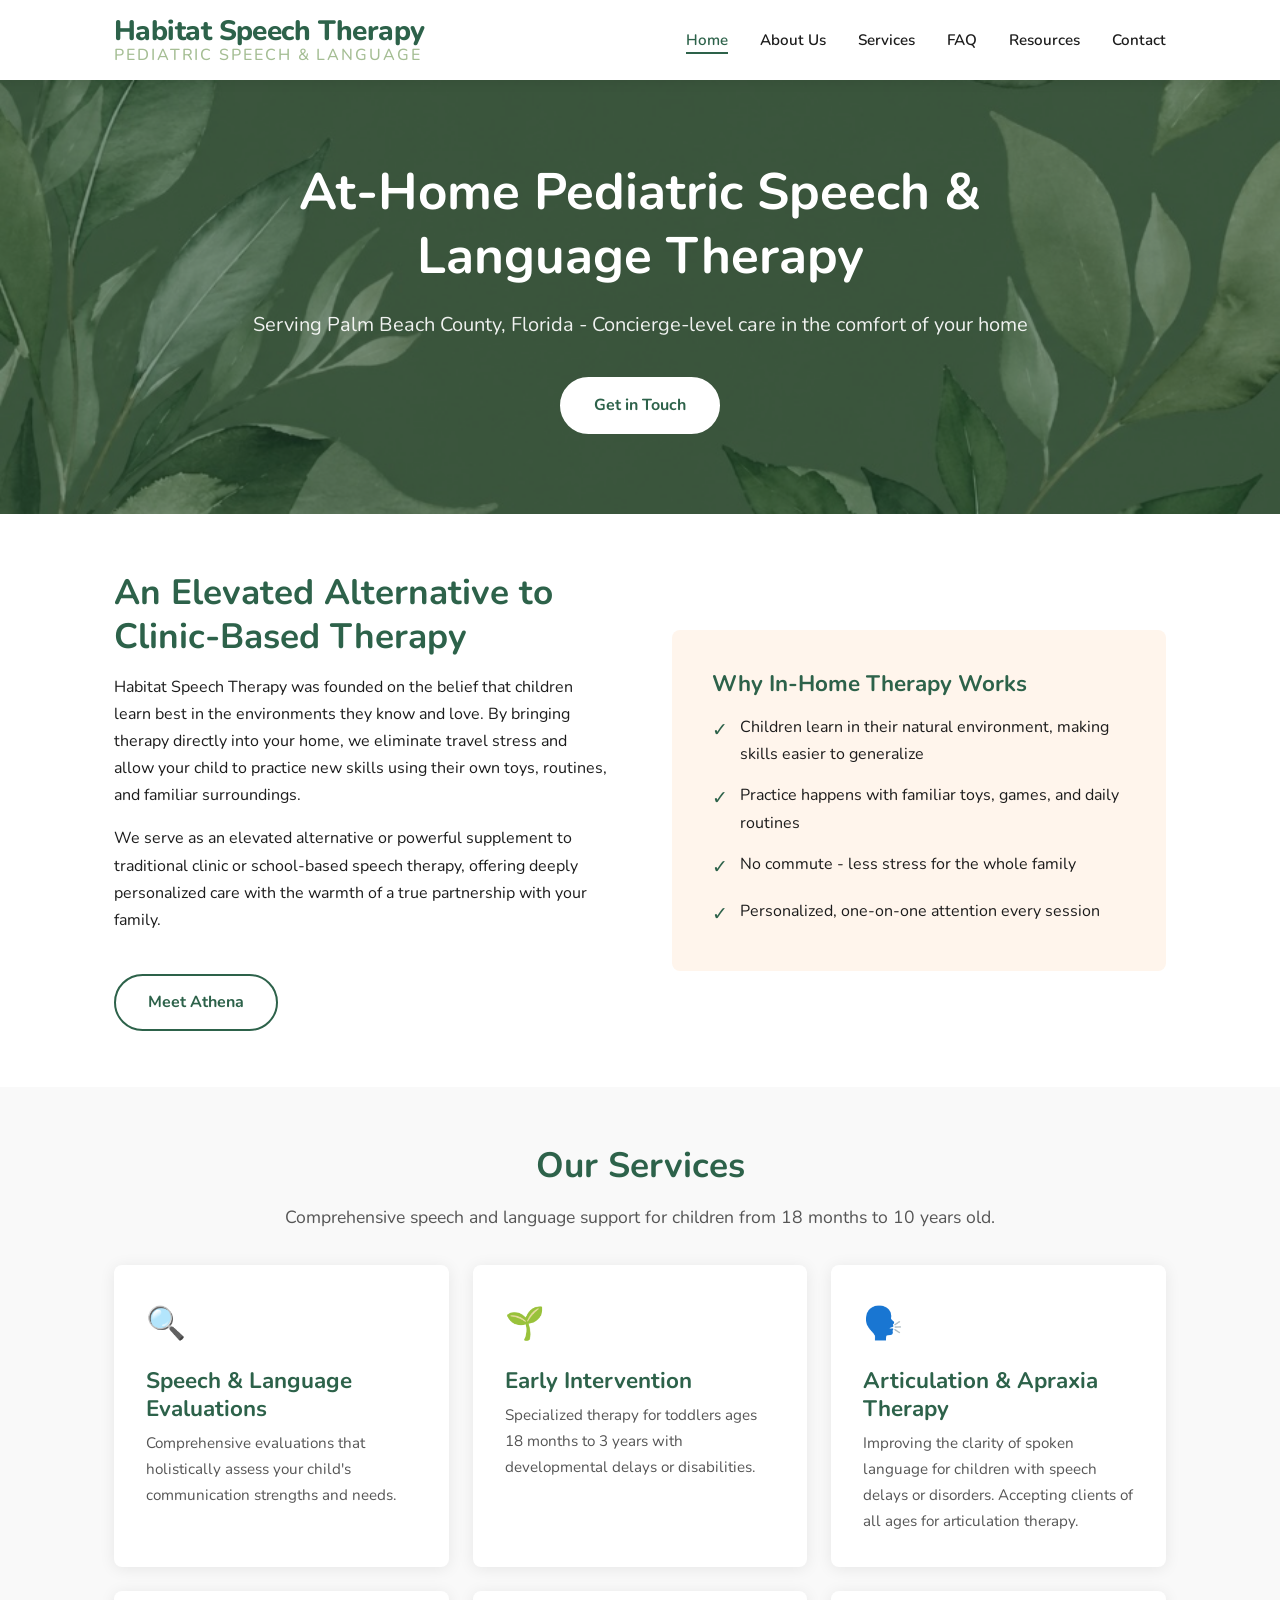
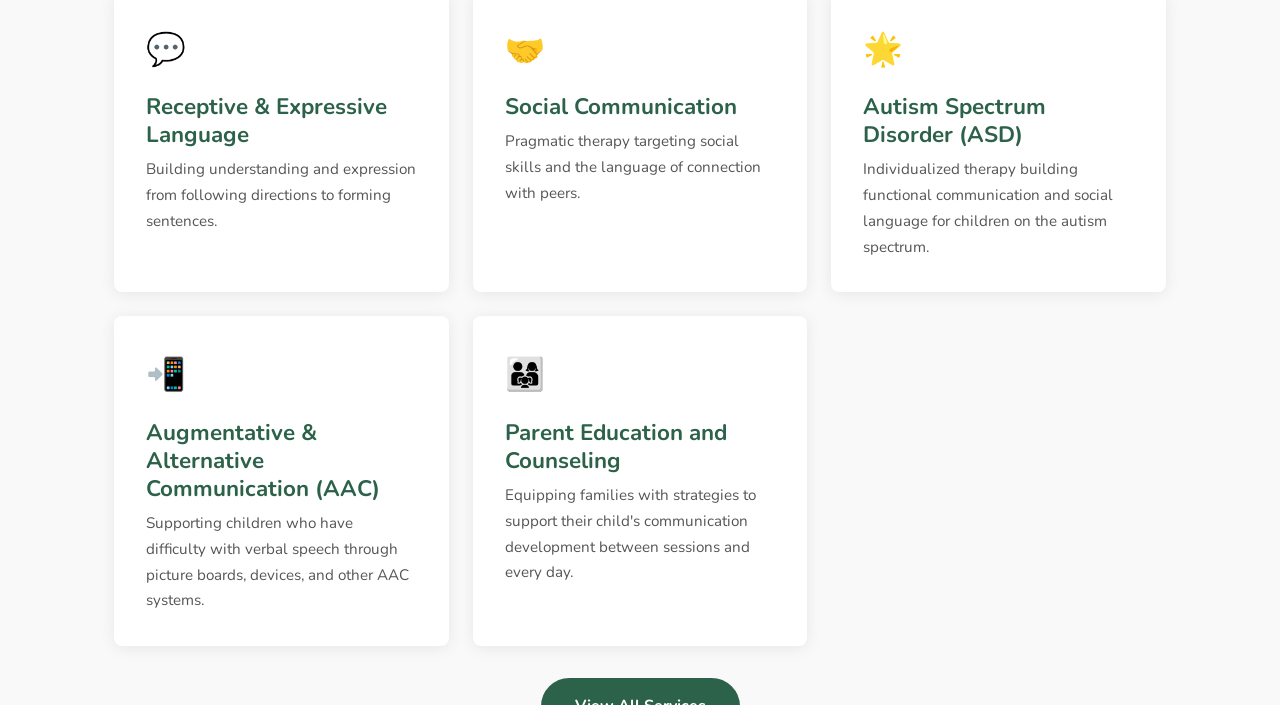
<file: home.html>
<!DOCTYPE html>
<html lang="en">
<head>
  <meta charset="UTF-8" />
  <meta http-equiv="refresh" content="0; url=/" />
  <link rel="canonical" href="https://habitatspeechtherapy.com/" />
</head>
<body></body>
</html>
</file>
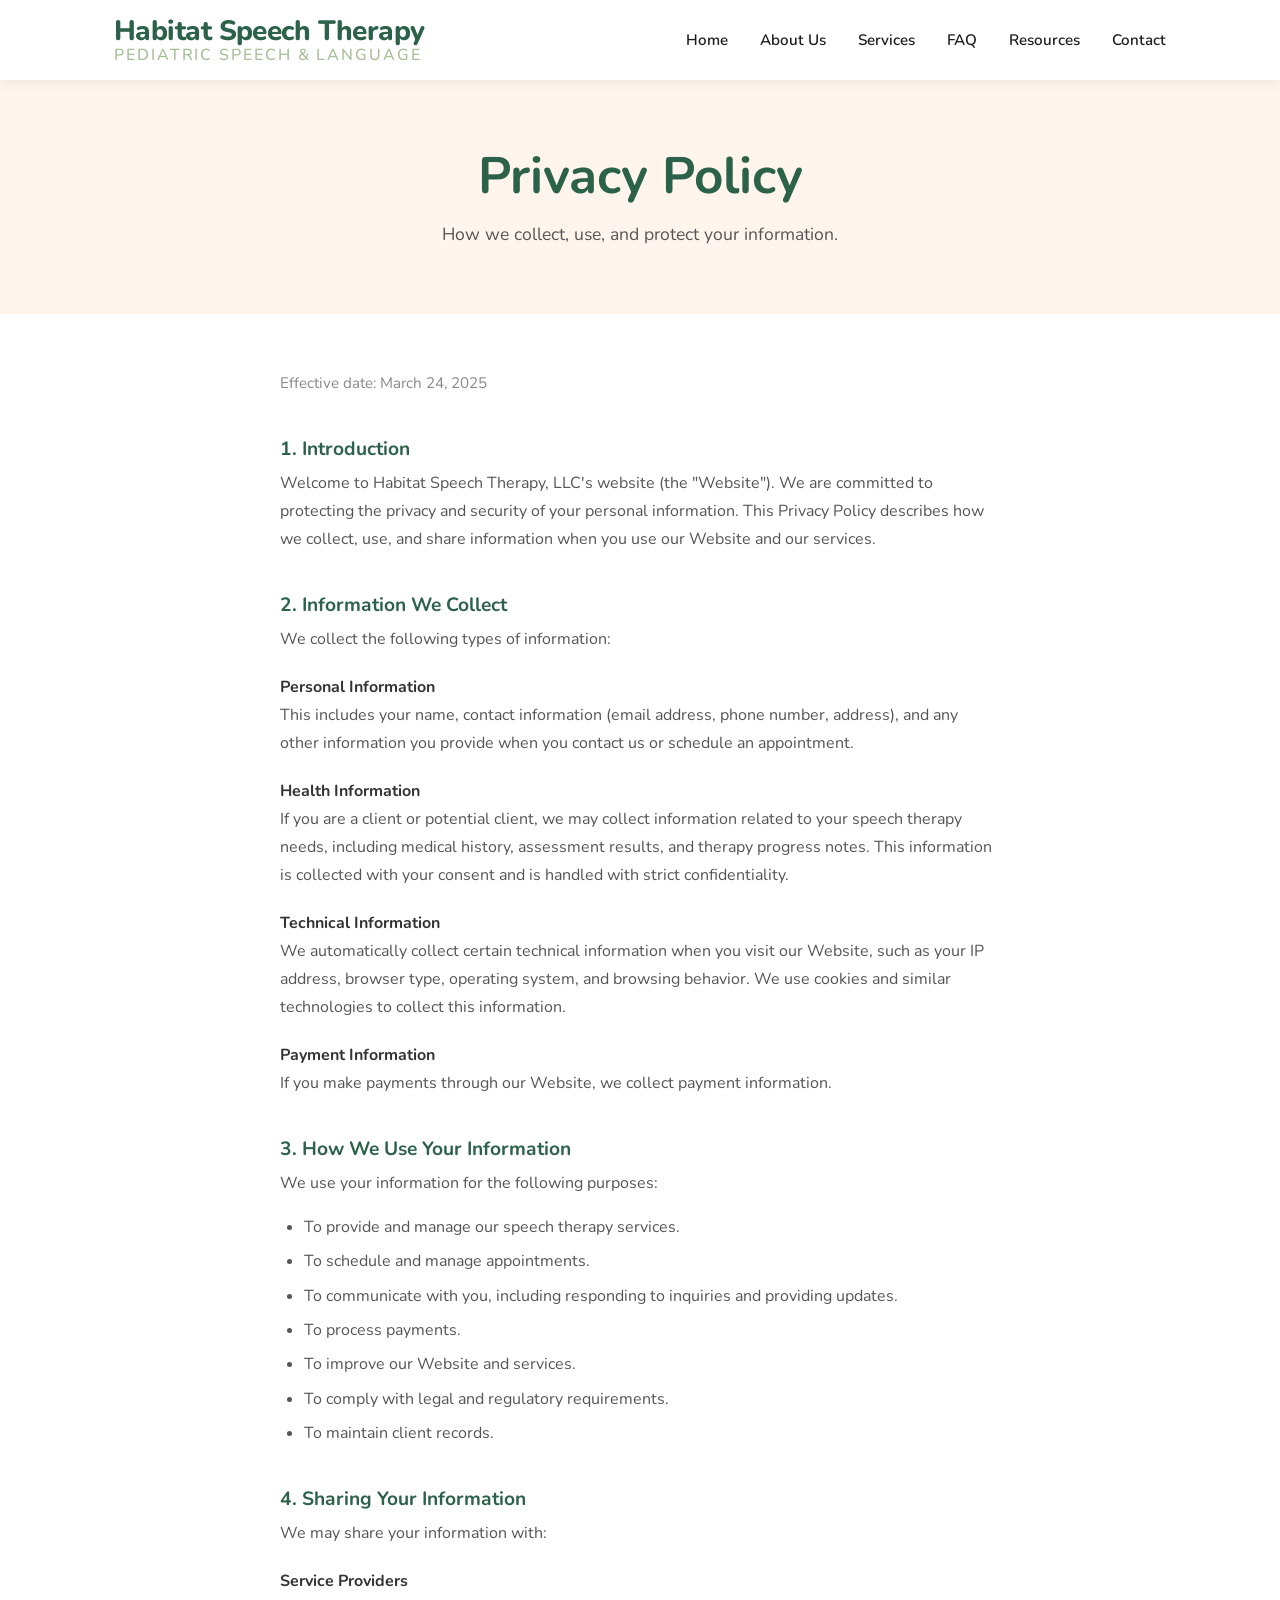
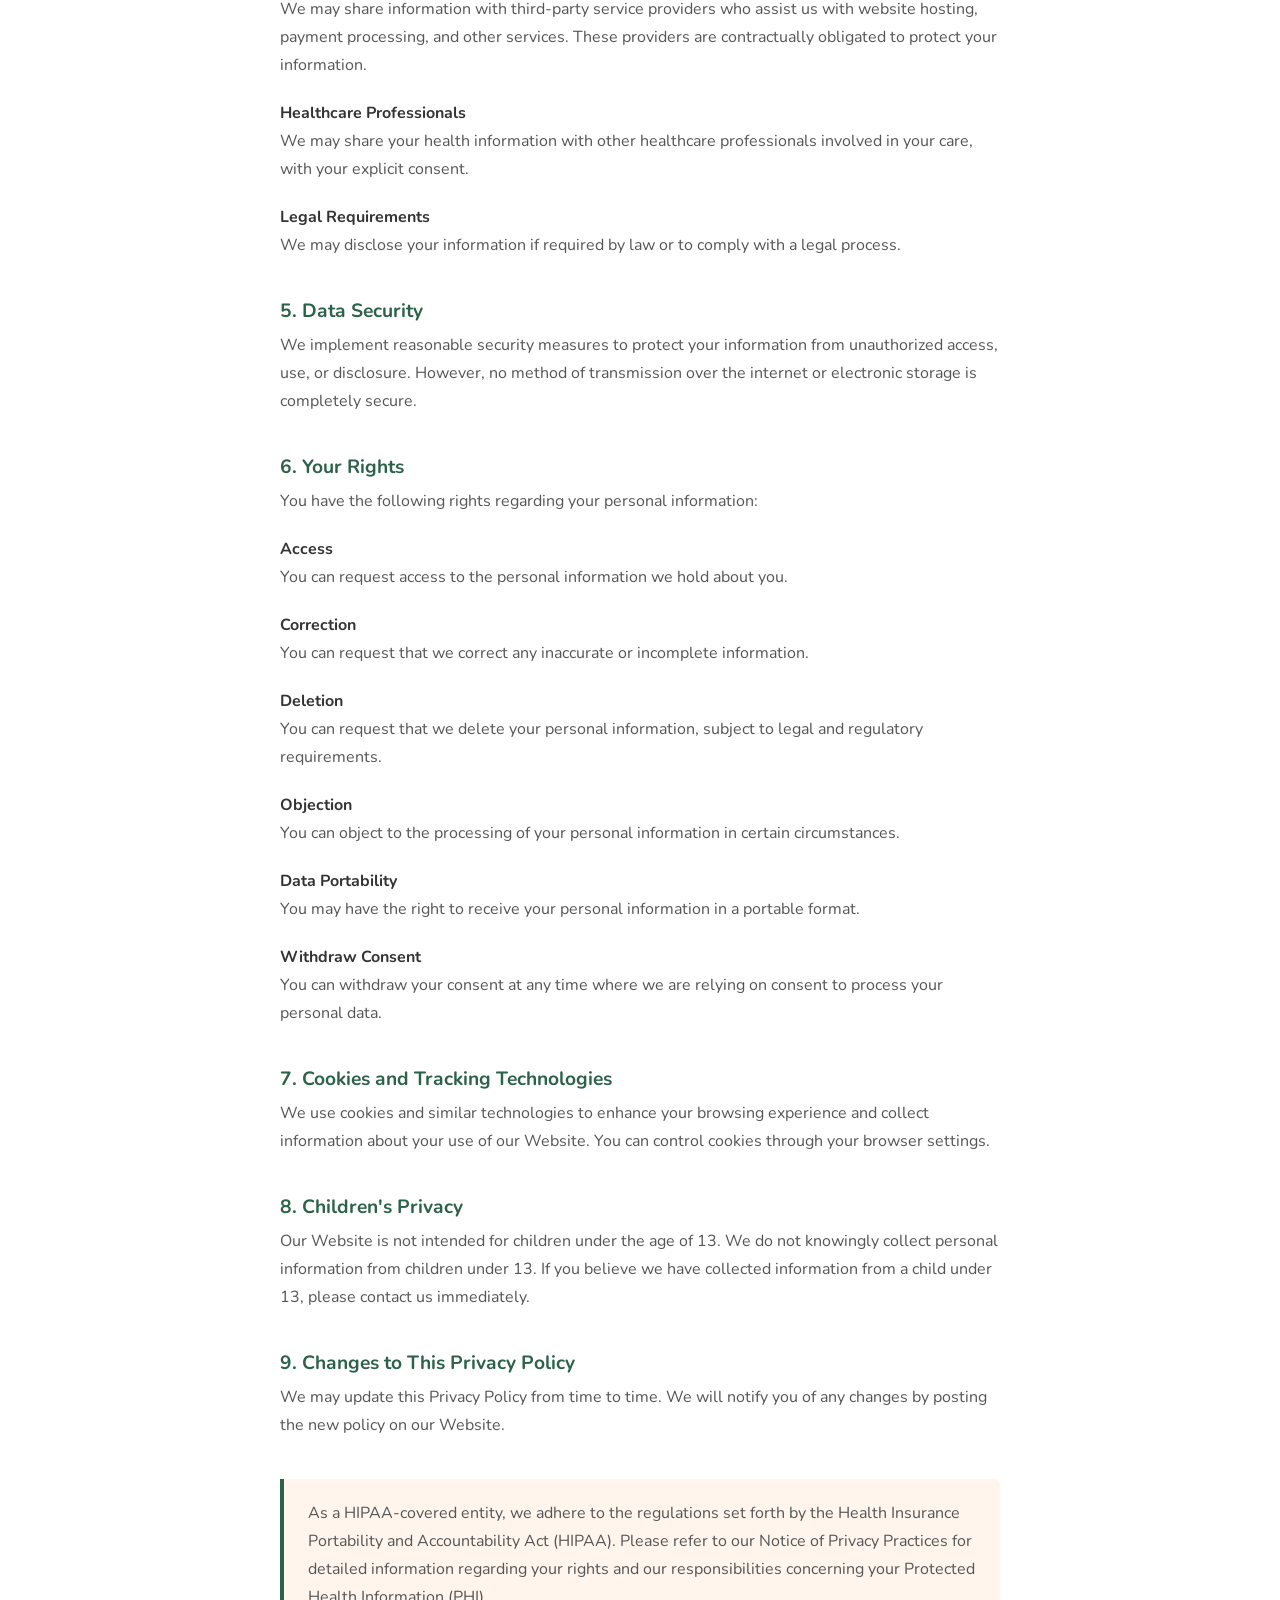
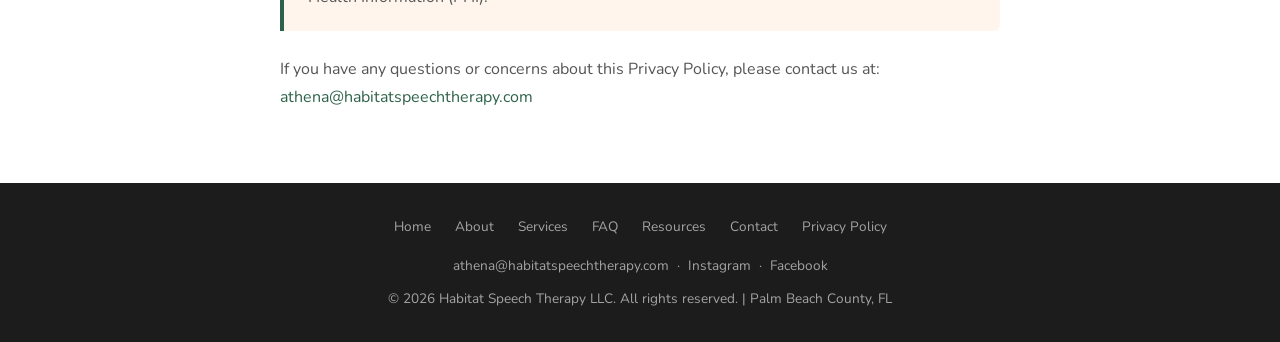
<file: privacy-policy.html>
<!DOCTYPE html>
<html lang="en">
<head>
  <meta charset="UTF-8" />
  <!-- Google tag (gtag.js) -->
  <script async src="https://www.googletagmanager.com/gtag/js?id=G-P712LBB4WH"></script>
  <script>
    window.dataLayer = window.dataLayer || [];
    function gtag(){dataLayer.push(arguments);}
    gtag('js', new Date());
    gtag('config', 'G-P712LBB4WH');
  </script>
  <meta name="viewport" content="width=device-width, initial-scale=1.0" />

  <title>Privacy Policy | Habitat Speech Therapy | Palm Beach County, FL</title>
  <meta name="description" content="Privacy Policy for Habitat Speech Therapy, LLC. Learn how we collect, use, and protect your personal and health information." />
  <link rel="canonical" href="https://www.habitatspeechtherapy.com/privacy-policy.html" />

  <meta property="og:type" content="website" />
  <meta property="og:url" content="https://www.habitatspeechtherapy.com/privacy-policy.html" />
  <meta property="og:title" content="Privacy Policy | Habitat Speech Therapy" />
  <meta property="og:description" content="Privacy Policy for Habitat Speech Therapy, LLC." />

  <link rel="icon" type="image/svg+xml" href="favicon.svg" />
  <link rel="stylesheet" href="style.css" />

  <style>
    .policy-body h2 {
      font-size: 1.2rem;
      color: var(--teal);
      margin: 2.5rem 0 0.5rem;
    }
    .policy-body h3 {
      font-size: 1rem;
      font-weight: 700;
      color: #333;
      margin: 1.5rem 0 0.25rem;
    }
    .policy-body p {
      color: #555;
      line-height: 1.75;
      margin-bottom: 1rem;
    }
    .policy-body ul {
      margin: 0.5rem 0 1rem 1.5rem;
      color: #555;
      line-height: 1.75;
    }
    .policy-body ul li {
      margin-bottom: 0.4rem;
    }
    .policy-body .effective-date {
      color: #888;
      font-size: 0.95rem;
      margin-bottom: 2rem;
    }
    .policy-body .hipaa-note {
      background: var(--beige);
      border-left: 4px solid var(--teal);
      padding: 1.25rem 1.5rem;
      border-radius: 0 6px 6px 0;
      margin: 2.5rem 0 1.5rem;
    }
    .policy-body .hipaa-note p {
      margin-bottom: 0;
    }
  </style>
</head>
<body>

  <!-- Navigation -->
  <nav class="nav" role="navigation" aria-label="Main navigation">
    <div class="nav__inner">
      <a href="index.html" class="nav__logo" aria-label="Habitat Speech Therapy home">
        <span class="nav__logo-name">Habitat Speech Therapy</span>
        <span class="nav__logo-sub">Pediatric Speech &amp; Language</span>
      </a>
      <button class="nav__toggle" aria-label="Toggle navigation" onclick="this.classList.toggle('open'); document.getElementById('nav-links').classList.toggle('open')">
        <span></span><span></span><span></span>
      </button>
      <ul class="nav__links" id="nav-links">
        <li><a href="index.html">Home</a></li>
        <li><a href="about.html">About Us</a></li>
        <li><a href="services.html">Services</a></li>
        <li><a href="faq.html">FAQ</a></li>
        <li><a href="resources.html">Resources</a></li>
        <li><a href="contact.html">Contact</a></li>
      </ul>
    </div>
  </nav>

  <!-- Page header -->
  <section style="background: var(--beige); padding: 4rem 1.5rem; text-align: center;">
    <div class="container">
      <h1>Privacy Policy</h1>
      <p style="font-size: 1.1rem; color: #555; max-width: 600px; margin: 0.75rem auto 0;">How we collect, use, and protect your information.</p>
    </div>
  </section>

  <!-- Policy content -->
  <section class="section">
    <div class="container">
      <div class="policy-body" style="max-width: 720px; margin: 0 auto;">

        <p class="effective-date">Effective date: March 24, 2025</p>

        <h2>1. Introduction</h2>
        <p>Welcome to Habitat Speech Therapy, LLC's website (the "Website"). We are committed to protecting the privacy and security of your personal information. This Privacy Policy describes how we collect, use, and share information when you use our Website and our services.</p>

        <h2>2. Information We Collect</h2>
        <p>We collect the following types of information:</p>

        <h3>Personal Information</h3>
        <p>This includes your name, contact information (email address, phone number, address), and any other information you provide when you contact us or schedule an appointment.</p>

        <h3>Health Information</h3>
        <p>If you are a client or potential client, we may collect information related to your speech therapy needs, including medical history, assessment results, and therapy progress notes. This information is collected with your consent and is handled with strict confidentiality.</p>

        <h3>Technical Information</h3>
        <p>We automatically collect certain technical information when you visit our Website, such as your IP address, browser type, operating system, and browsing behavior. We use cookies and similar technologies to collect this information.</p>

        <h3>Payment Information</h3>
        <p>If you make payments through our Website, we collect payment information.</p>

        <h2>3. How We Use Your Information</h2>
        <p>We use your information for the following purposes:</p>
        <ul>
          <li>To provide and manage our speech therapy services.</li>
          <li>To schedule and manage appointments.</li>
          <li>To communicate with you, including responding to inquiries and providing updates.</li>
          <li>To process payments.</li>
          <li>To improve our Website and services.</li>
          <li>To comply with legal and regulatory requirements.</li>
          <li>To maintain client records.</li>
        </ul>

        <h2>4. Sharing Your Information</h2>
        <p>We may share your information with:</p>

        <h3>Service Providers</h3>
        <p>We may share information with third-party service providers who assist us with website hosting, payment processing, and other services. These providers are contractually obligated to protect your information.</p>

        <h3>Healthcare Professionals</h3>
        <p>We may share your health information with other healthcare professionals involved in your care, with your explicit consent.</p>

        <h3>Legal Requirements</h3>
        <p>We may disclose your information if required by law or to comply with a legal process.</p>

        <h2>5. Data Security</h2>
        <p>We implement reasonable security measures to protect your information from unauthorized access, use, or disclosure. However, no method of transmission over the internet or electronic storage is completely secure.</p>

        <h2>6. Your Rights</h2>
        <p>You have the following rights regarding your personal information:</p>

        <h3>Access</h3>
        <p>You can request access to the personal information we hold about you.</p>

        <h3>Correction</h3>
        <p>You can request that we correct any inaccurate or incomplete information.</p>

        <h3>Deletion</h3>
        <p>You can request that we delete your personal information, subject to legal and regulatory requirements.</p>

        <h3>Objection</h3>
        <p>You can object to the processing of your personal information in certain circumstances.</p>

        <h3>Data Portability</h3>
        <p>You may have the right to receive your personal information in a portable format.</p>

        <h3>Withdraw Consent</h3>
        <p>You can withdraw your consent at any time where we are relying on consent to process your personal data.</p>

        <h2>7. Cookies and Tracking Technologies</h2>
        <p>We use cookies and similar technologies to enhance your browsing experience and collect information about your use of our Website. You can control cookies through your browser settings.</p>

        <h2>8. Children's Privacy</h2>
        <p>Our Website is not intended for children under the age of 13. We do not knowingly collect personal information from children under 13. If you believe we have collected information from a child under 13, please contact us immediately.</p>

        <h2>9. Changes to This Privacy Policy</h2>
        <p>We may update this Privacy Policy from time to time. We will notify you of any changes by posting the new policy on our Website.</p>

        <div class="hipaa-note">
          <p>As a HIPAA-covered entity, we adhere to the regulations set forth by the Health Insurance Portability and Accountability Act (HIPAA). Please refer to our Notice of Privacy Practices for detailed information regarding your rights and our responsibilities concerning your Protected Health Information (PHI).</p>
        </div>

        <p>If you have any questions or concerns about this Privacy Policy, please contact us at: <a href="mailto:athena@habitatspeechtherapy.com">athena@habitatspeechtherapy.com</a></p>

      </div>
    </div>
  </section>

  <!-- Footer -->
  <footer class="footer">
    <ul class="footer__links">
      <li><a href="index.html">Home</a></li>
      <li><a href="about.html">About</a></li>
      <li><a href="services.html">Services</a></li>
      <li><a href="faq.html">FAQ</a></li>
      <li><a href="resources.html">Resources</a></li>
      <li><a href="contact.html">Contact</a></li>
      <li><a href="privacy-policy.html">Privacy Policy</a></li>
    </ul>
    <p style="margin-bottom: 0.6rem;">
      <a href="mailto:athena@habitatspeechtherapy.com">athena@habitatspeechtherapy.com</a>
      &nbsp;·&nbsp;
      <a href="https://www.instagram.com/habitatspeechtherapy" target="_blank" rel="noopener">Instagram</a>
      &nbsp;·&nbsp;
      <a href="https://www.facebook.com/people/Habitat-Speech-Therapy-LLC/61574758585224" target="_blank" rel="noopener">Facebook</a>
    </p>
    <p>&copy; 2026 Habitat Speech Therapy LLC. All rights reserved. | Palm Beach County, FL</p>
  </footer>

</body>
</html>
</file>
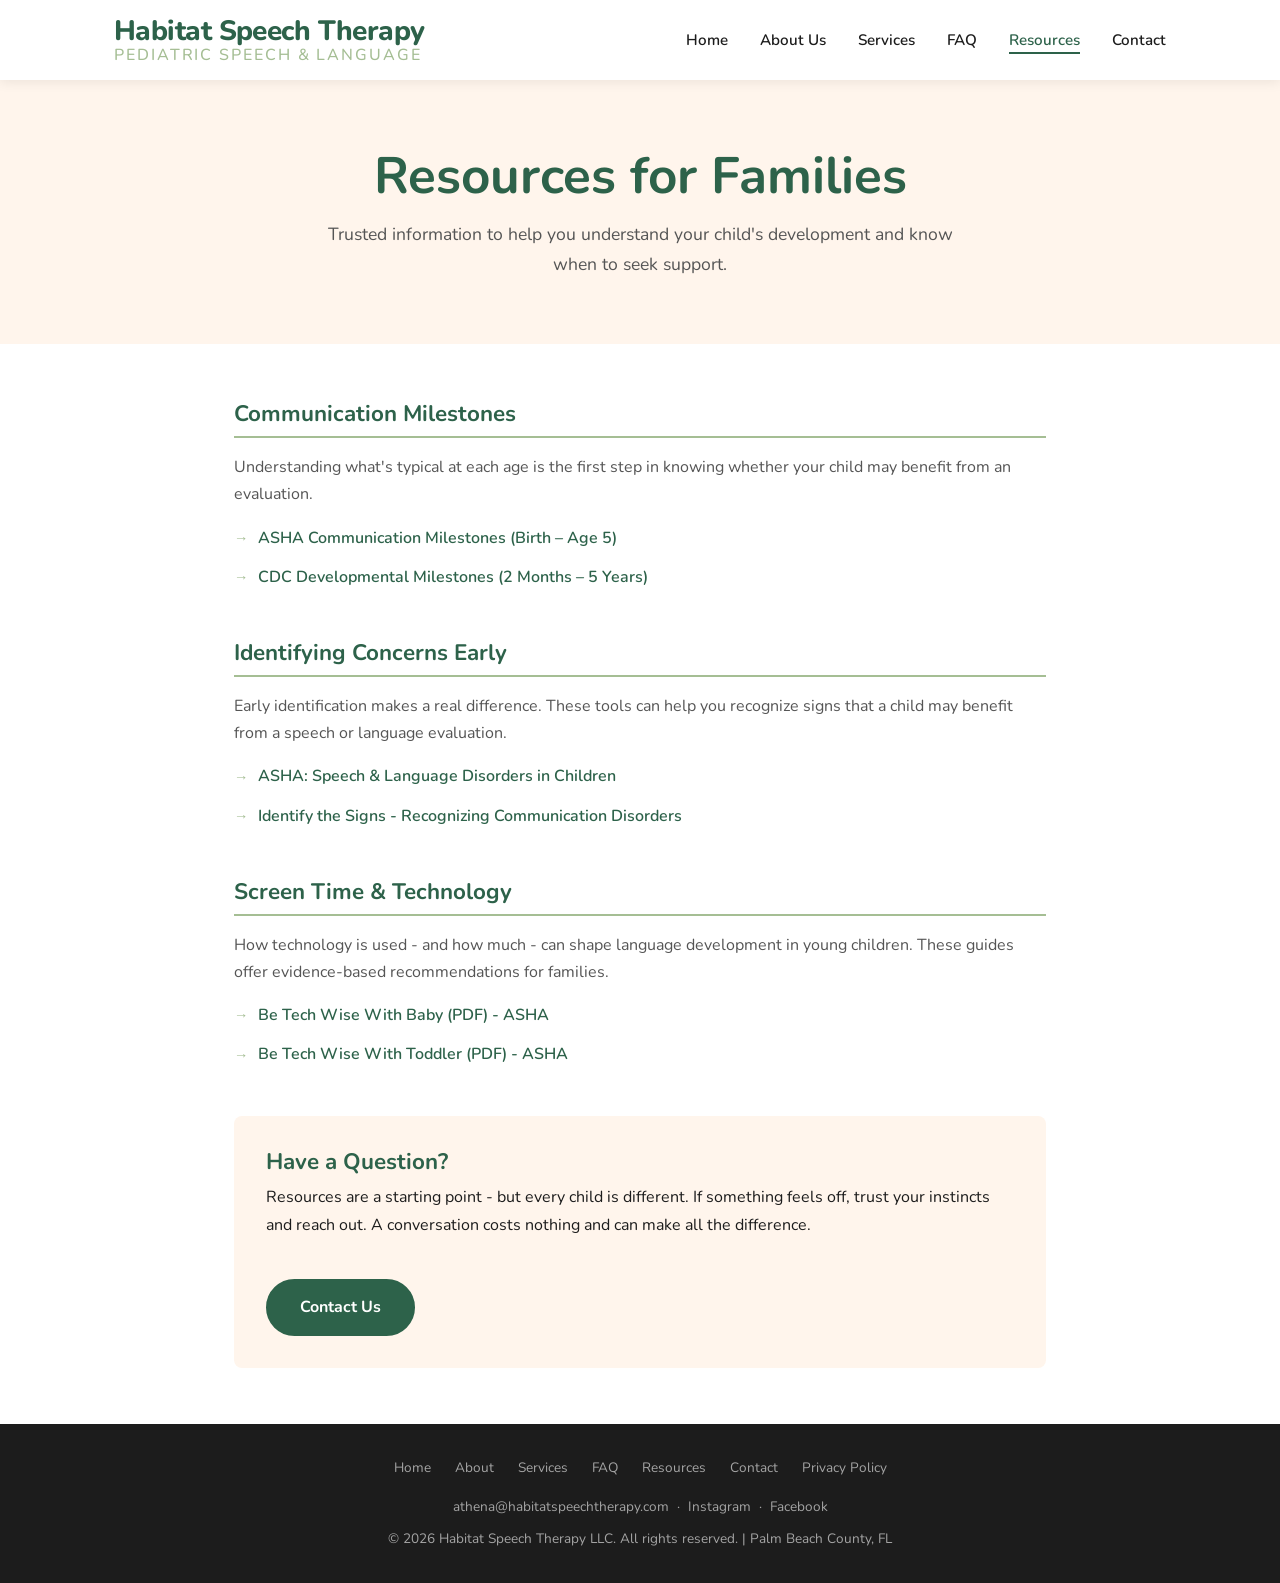
<file: resources.html>
<!DOCTYPE html>
<html lang="en">
<head>
  <meta charset="UTF-8" />
  <!-- Google tag (gtag.js) -->
  <script async src="https://www.googletagmanager.com/gtag/js?id=G-P712LBB4WH"></script>
  <script>
    window.dataLayer = window.dataLayer || [];
    function gtag(){dataLayer.push(arguments);}
    gtag('js', new Date());
    gtag('config', 'G-P712LBB4WH');
  </script>
  <meta name="viewport" content="width=device-width, initial-scale=1.0" />

  <title>Resources | Habitat Speech Therapy | Palm Beach County, FL</title>
  <meta name="description" content="Helpful resources for families: ASHA communication milestones, CDC developmental guidelines, screen time guidance, and tools for identifying speech and language delays in children." />
  <link rel="canonical" href="https://www.habitatspeechtherapy.com/resources.html" />

  <meta property="og:type" content="website" />
  <meta property="og:url" content="https://www.habitatspeechtherapy.com/resources.html" />
  <meta property="og:title" content="Resources | Habitat Speech Therapy" />
  <meta property="og:description" content="Curated resources for families: developmental milestones, screen time guidance, and tools for spotting speech and language concerns early." />

  <link rel="icon" type="image/svg+xml" href="favicon.svg" />
  <link rel="stylesheet" href="style.css" />
</head>
<body>

  <!-- Navigation -->
  <nav class="nav" role="navigation" aria-label="Main navigation">
    <div class="nav__inner">
      <a href="index.html" class="nav__logo" aria-label="Habitat Speech Therapy home">
        <span class="nav__logo-name">Habitat Speech Therapy</span>
        <span class="nav__logo-sub">Pediatric Speech &amp; Language</span>
      </a>
      <button class="nav__toggle" aria-label="Toggle navigation" onclick="this.classList.toggle('open'); document.getElementById('nav-links').classList.toggle('open')">
        <span></span><span></span><span></span>
      </button>
      <ul class="nav__links" id="nav-links">
        <li><a href="index.html">Home</a></li>
        <li><a href="about.html">About Us</a></li>
        <li><a href="services.html">Services</a></li>
        <li><a href="faq.html">FAQ</a></li>
        <li><a href="resources.html" class="active">Resources</a></li>
        <li><a href="contact.html">Contact</a></li>
      </ul>
    </div>
  </nav>

  <!-- Page header -->
  <section style="background: var(--beige); padding: 4rem 1.5rem; text-align: center;">
    <div class="container">
      <h1>Resources for Families</h1>
      <p style="font-size: 1.1rem; color: #555; max-width: 640px; margin: 0.75rem auto 0;">Trusted information to help you understand your child's development and know when to seek support.</p>
    </div>
  </section>

  <!-- Resources content -->
  <section class="section">
    <div class="container" style="max-width: 860px;">

      <div class="resource-group">
        <h3>Communication Milestones</h3>
        <p style="color: #555; margin-bottom: 1rem;">Understanding what's typical at each age is the first step in knowing whether your child may benefit from an evaluation.</p>
        <ul class="resource-list">
          <li>
            <a href="https://www.asha.org/public/developmental-milestones/communication-milestones/" target="_blank" rel="noopener">
              ASHA Communication Milestones (Birth – Age 5)
            </a>
          </li>
          <li>
            <a href="https://www.cdc.gov/act-early/milestones/?CDC_AAref_Val=https://www.cdc.gov/ncbddd/actearly/milestones/index.html#toc" target="_blank" rel="noopener">
              CDC Developmental Milestones (2 Months – 5 Years)
            </a>
          </li>
        </ul>
      </div>

      <div class="resource-group">
        <h3>Identifying Concerns Early</h3>
        <p style="color: #555; margin-bottom: 1rem;">Early identification makes a real difference. These tools can help you recognize signs that a child may benefit from a speech or language evaluation.</p>
        <ul class="resource-list">
          <li>
            <a href="https://www.asha.org/public/speech/disorders/" target="_blank" rel="noopener">
              ASHA: Speech &amp; Language Disorders in Children
            </a>
          </li>
          <li>
            <a href="https://identifythesigns.org/signs-of-speech-and-language-disorders/" target="_blank" rel="noopener">
              Identify the Signs - Recognizing Communication Disorders
            </a>
          </li>
        </ul>
      </div>

      <div class="resource-group">
        <h3>Screen Time &amp; Technology</h3>
        <p style="color: #555; margin-bottom: 1rem;">How technology is used - and how much - can shape language development in young children. These guides offer evidence-based recommendations for families.</p>
        <ul class="resource-list">
          <li>
            <a href="https://identifythesigns.org/wp-content/uploads/2020/10/Be-Tech-Wise-With-Baby.pdf" target="_blank" rel="noopener">
              Be Tech Wise With Baby (PDF) - ASHA
            </a>
          </li>
          <li>
            <a href="https://identifythesigns.org/wp-content/uploads/2022/01/Be-Tech-Wise-With-Toddler.pdf" target="_blank" rel="noopener">
              Be Tech Wise With Toddler (PDF) - ASHA
            </a>
          </li>
        </ul>
      </div>

      <div style="background: var(--beige); border-radius: 8px; padding: 2rem; margin-top: 1rem;">
        <h3 style="margin-bottom: 0.5rem;">Have a Question?</h3>
        <p>Resources are a starting point - but every child is different. If something feels off, trust your instincts and reach out. A conversation costs nothing and can make all the difference.</p>
        <a href="contact.html" class="btn btn--primary mt-2">Contact Us</a>
      </div>

    </div>
  </section>

  <!-- Footer -->
  <footer class="footer">
    <ul class="footer__links">
      <li><a href="index.html">Home</a></li>
      <li><a href="about.html">About</a></li>
      <li><a href="services.html">Services</a></li>
      <li><a href="faq.html">FAQ</a></li>
      <li><a href="resources.html">Resources</a></li>
      <li><a href="contact.html">Contact</a></li>
      <li><a href="privacy-policy.html">Privacy Policy</a></li>
    </ul>
    <p style="margin-bottom: 0.6rem;">
      <a href="mailto:athena@habitatspeechtherapy.com">athena@habitatspeechtherapy.com</a>
      &nbsp;·&nbsp;
      <a href="https://www.instagram.com/habitatspeechtherapy" target="_blank" rel="noopener">Instagram</a>
      &nbsp;·&nbsp;
      <a href="https://www.facebook.com/people/Habitat-Speech-Therapy-LLC/61574758585224" target="_blank" rel="noopener">Facebook</a>
    </p>
    <p>&copy; 2026 Habitat Speech Therapy LLC. All rights reserved. | Palm Beach County, FL</p>
  </footer>

</body>
</html>
</file>
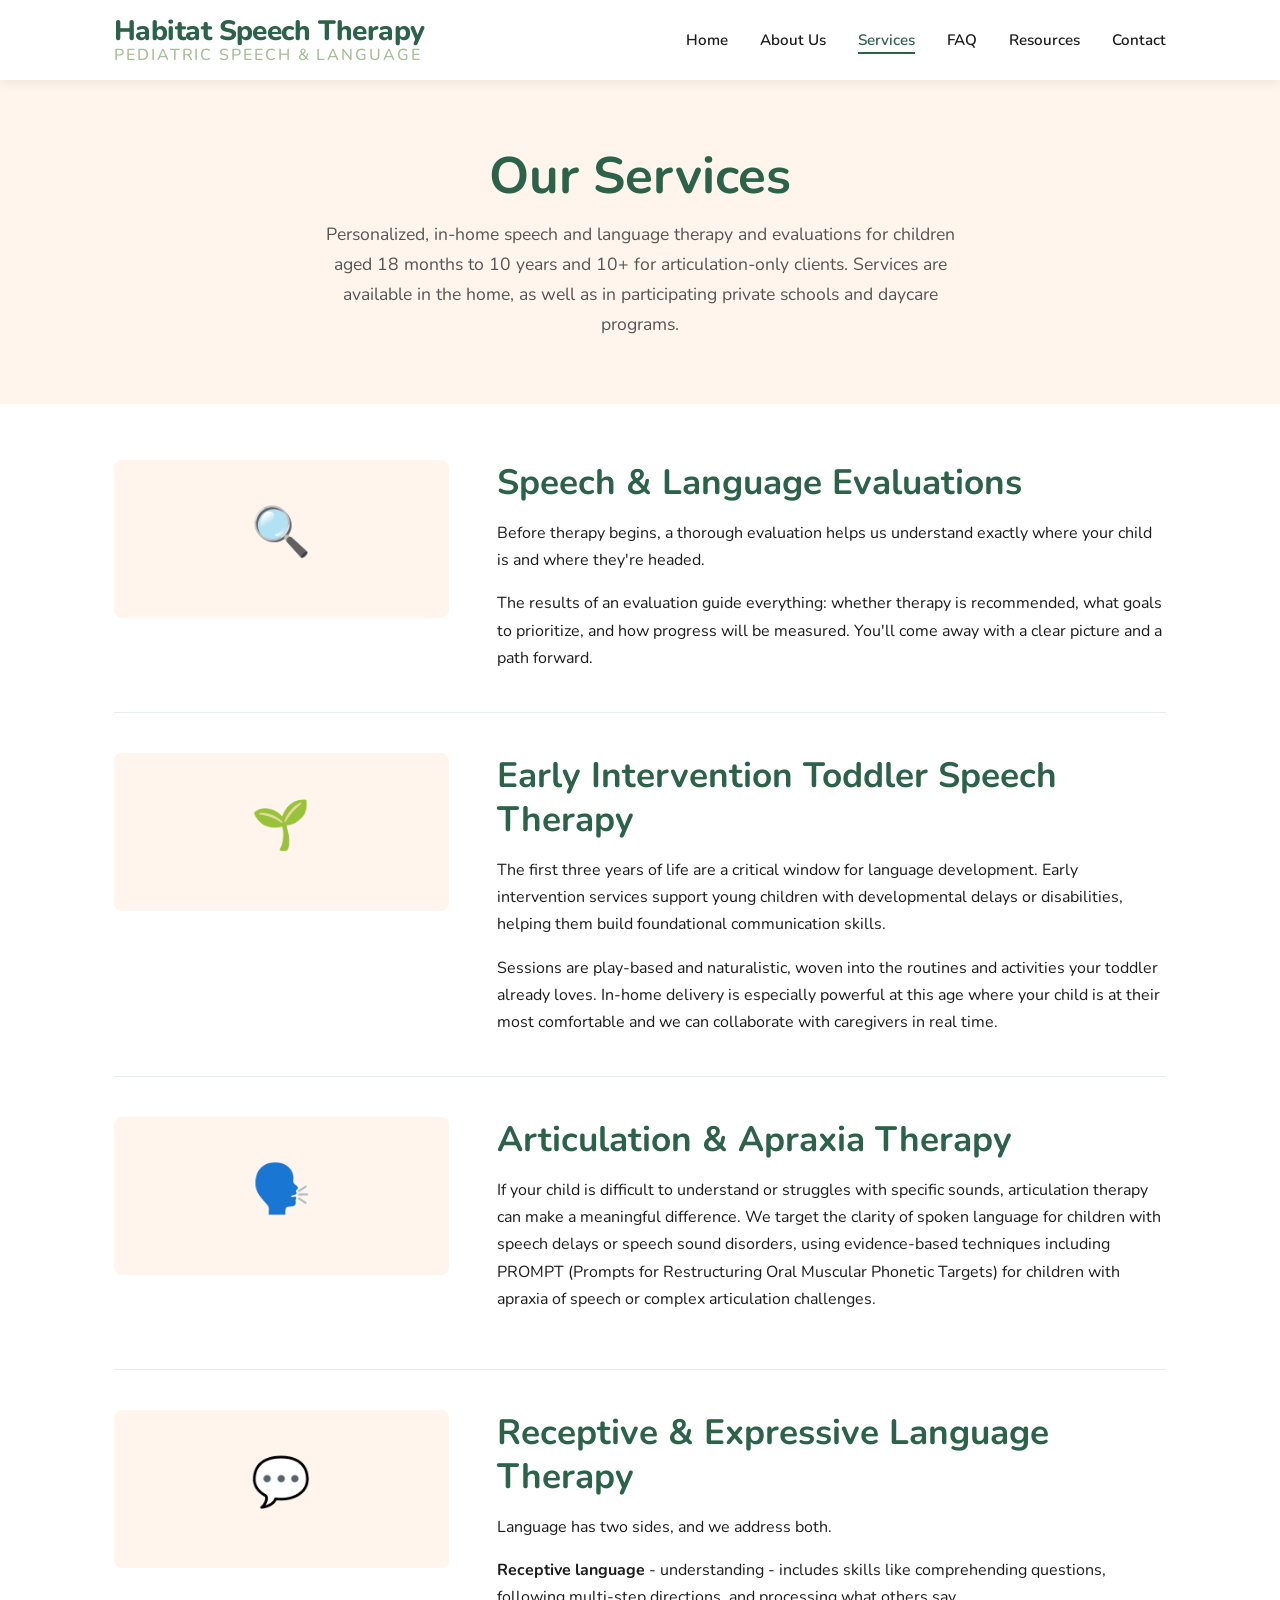
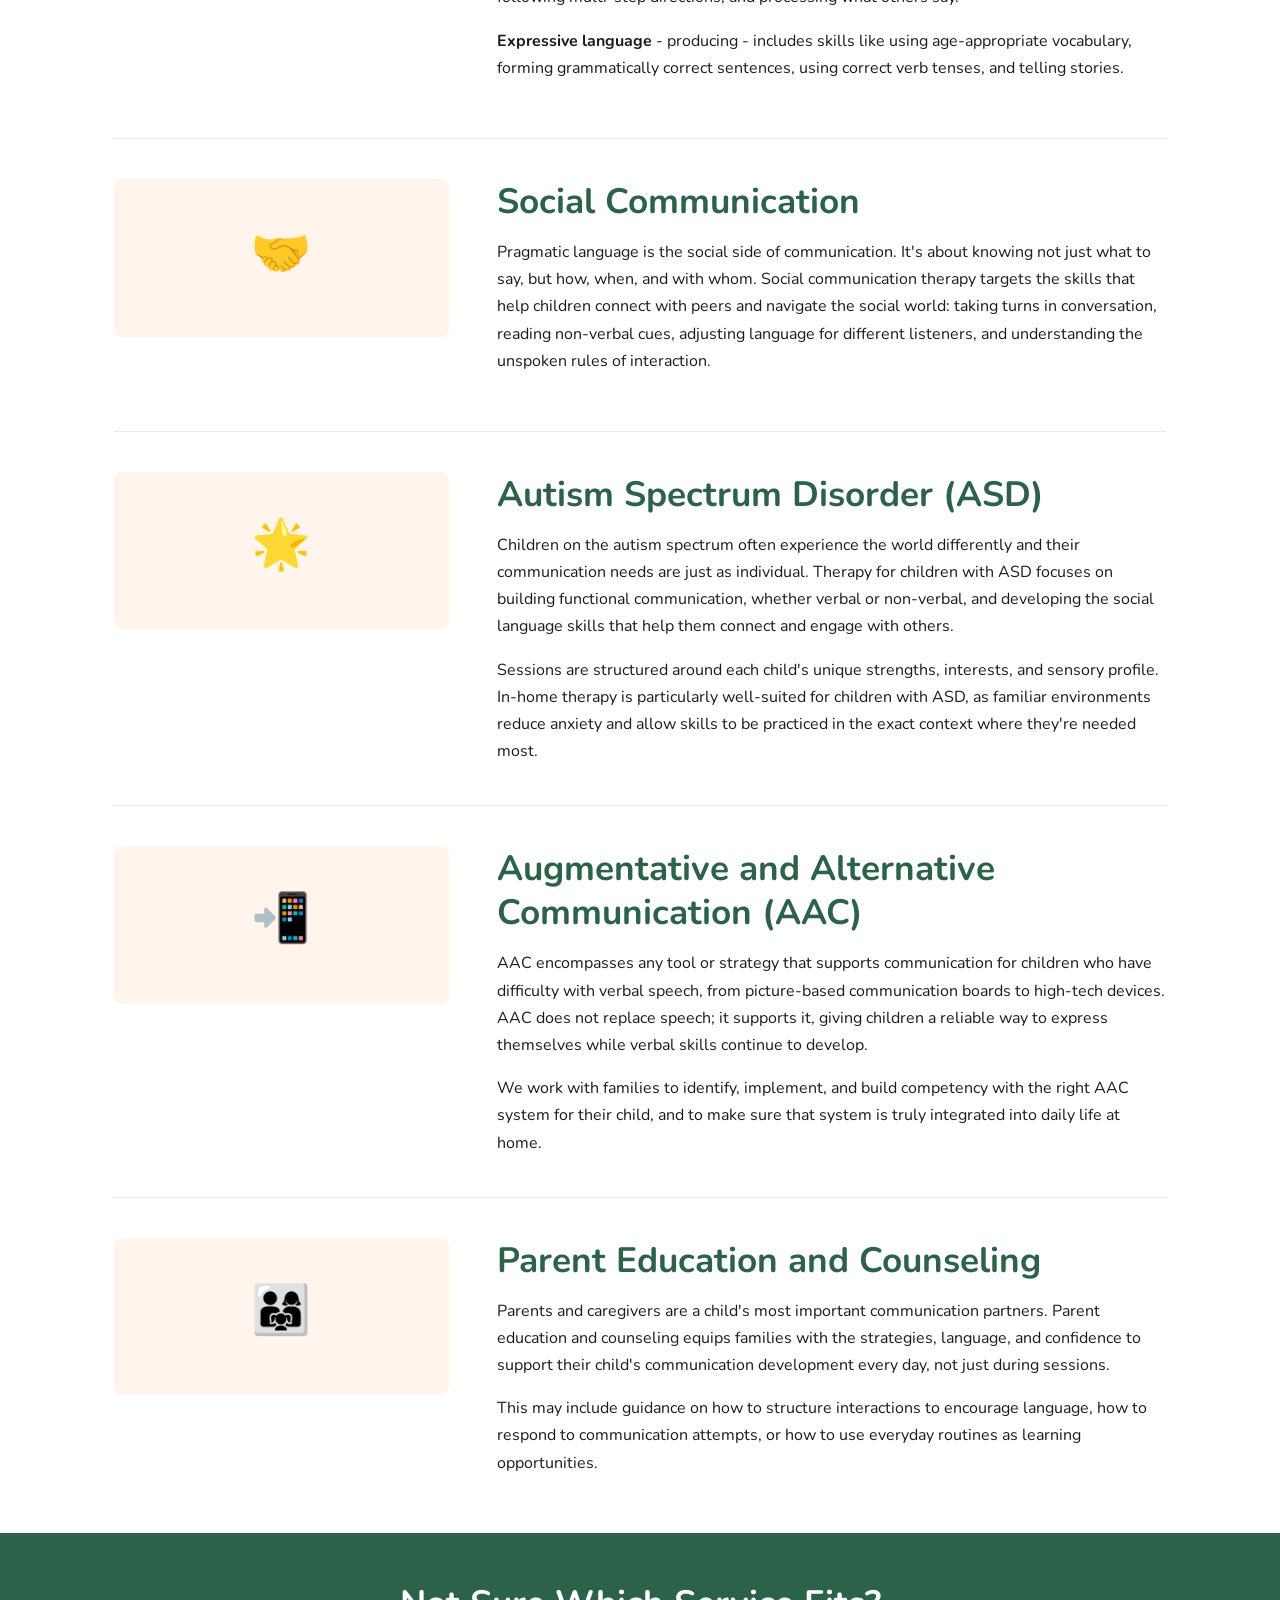
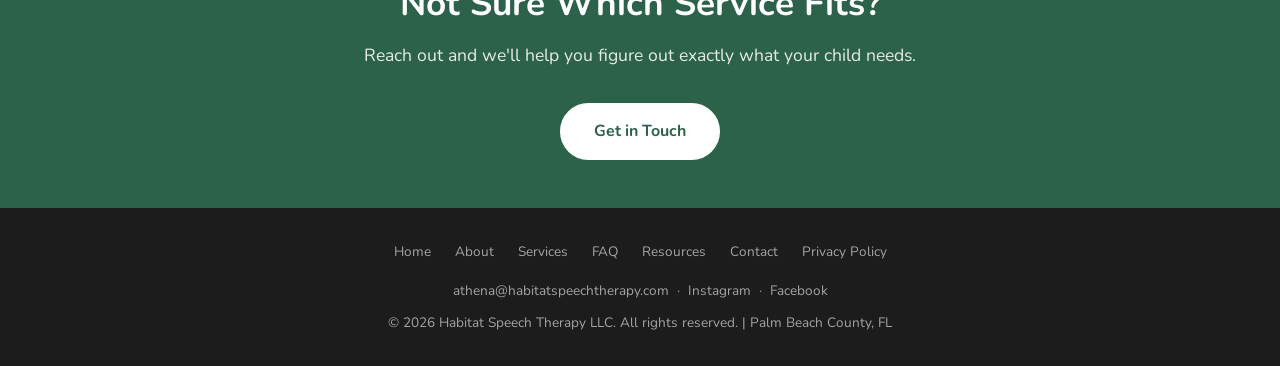
<file: services.html>
<!DOCTYPE html>
<html lang="en">
<head>
  <meta charset="UTF-8" />
  <!-- Google tag (gtag.js) -->
  <script async src="https://www.googletagmanager.com/gtag/js?id=G-P712LBB4WH"></script>
  <script>
    window.dataLayer = window.dataLayer || [];
    function gtag(){dataLayer.push(arguments);}
    gtag('js', new Date());
    gtag('config', 'G-P712LBB4WH');
  </script>
  <meta name="viewport" content="width=device-width, initial-scale=1.0" />

  <title>Services | Habitat Speech Therapy | Pediatric Speech Therapy Palm Beach County</title>
  <meta name="description" content="In-home pediatric speech therapy services in Palm Beach County, FL: evaluations, early intervention (ages 18mo–3yr), articulation, language therapy, and social communication." />
  <meta name="keywords" content="pediatric speech therapy services, speech language evaluation child, early intervention toddler speech, articulation therapy Florida, language therapy Palm Beach, social communication therapy" />
  <link rel="canonical" href="https://www.habitatspeechtherapy.com/services.html" />

  <meta property="og:type" content="website" />
  <meta property="og:url" content="https://www.habitatspeechtherapy.com/services.html" />
  <meta property="og:title" content="Services | Habitat Speech Therapy" />
  <meta property="og:description" content="Comprehensive in-home pediatric speech and language therapy services in Palm Beach County, FL." />

  <script type="application/ld+json">
  {
    "@context": "https://schema.org",
    "@type": "MedicalBusiness",
    "name": "Habitat Speech Therapy",
    "url": "https://www.habitatspeechtherapy.com",
    "areaServed": [
      { "@type": "City", "name": "Boca Raton", "addressRegion": "FL" },
      { "@type": "City", "name": "Boynton Beach", "addressRegion": "FL" },
      { "@type": "City", "name": "Delray Beach", "addressRegion": "FL" },
      { "@type": "City", "name": "Lake Worth Beach", "addressRegion": "FL" },
      { "@type": "City", "name": "West Palm Beach", "addressRegion": "FL" },
      { "@type": "City", "name": "Wellington", "addressRegion": "FL" },
      { "@type": "City", "name": "Palm Beach Gardens", "addressRegion": "FL" },
      { "@type": "City", "name": "Jupiter", "addressRegion": "FL" }
    ],
    "hasOfferCatalog": {
      "@type": "OfferCatalog",
      "name": "Speech Therapy Services",
      "itemListElement": [
        { "@type": "Offer", "itemOffered": { "@type": "Service", "name": "Speech and Language Evaluations", "areaServed": "Palm Beach County, FL" } },
        { "@type": "Offer", "itemOffered": { "@type": "Service", "name": "Early Intervention Toddler Speech Therapy", "areaServed": "Palm Beach County, FL" } },
        { "@type": "Offer", "itemOffered": { "@type": "Service", "name": "Articulation and Speech Sound Therapy", "areaServed": "Palm Beach County, FL" } },
        { "@type": "Offer", "itemOffered": { "@type": "Service", "name": "Receptive and Expressive Language Therapy", "areaServed": "Palm Beach County, FL" } },
        { "@type": "Offer", "itemOffered": { "@type": "Service", "name": "Social Communication Therapy", "areaServed": "Palm Beach County, FL" } },
        { "@type": "Offer", "itemOffered": { "@type": "Service", "name": "Autism Spectrum Disorder (ASD) Speech Therapy", "areaServed": "Palm Beach County, FL" } },
        { "@type": "Offer", "itemOffered": { "@type": "Service", "name": "Augmentative and Alternative Communication (AAC)", "areaServed": "Palm Beach County, FL" } },
        { "@type": "Offer", "itemOffered": { "@type": "Service", "name": "Parent Education and Counseling", "areaServed": "Palm Beach County, FL" } }
      ]
    }
  }
  </script>

  <link rel="icon" type="image/svg+xml" href="favicon.svg" />
  <link rel="stylesheet" href="style.css" />
</head>
<body>

  <!-- Navigation -->
  <nav class="nav" role="navigation" aria-label="Main navigation">
    <div class="nav__inner">
      <a href="index.html" class="nav__logo" aria-label="Habitat Speech Therapy home">
        <span class="nav__logo-name">Habitat Speech Therapy</span>
        <span class="nav__logo-sub">Pediatric Speech &amp; Language</span>
      </a>
      <button class="nav__toggle" aria-label="Toggle navigation" onclick="this.classList.toggle('open'); document.getElementById('nav-links').classList.toggle('open')">
        <span></span><span></span><span></span>
      </button>
      <ul class="nav__links" id="nav-links">
        <li><a href="index.html">Home</a></li>
        <li><a href="about.html">About Us</a></li>
        <li><a href="services.html" class="active">Services</a></li>
        <li><a href="faq.html">FAQ</a></li>
        <li><a href="resources.html">Resources</a></li>
        <li><a href="contact.html">Contact</a></li>
      </ul>
    </div>
  </nav>

  <!-- Page header -->
  <section style="background: var(--beige); padding: 4rem 1.5rem; text-align: center;">
    <div class="container">
      <h1>Our Services</h1>
      <p style="font-size: 1.1rem; color: #555; max-width: 640px; margin: 0.75rem auto 0;">Personalized, in-home speech and language therapy and evaluations for children aged 18 months to 10 years and 10+ for articulation-only clients. Services are available in the home, as well as in participating private schools and daycare programs.</p>
    </div>
  </section>

  <!-- Services detail -->
  <section class="section">
    <div class="container">

      <!-- Evaluations -->
      <div style="display: grid; grid-template-columns: 1fr 2fr; gap: 3rem; align-items: start; margin-bottom: 2.5rem; padding-bottom: 2.5rem; border-bottom: 1px solid rgba(45,98,74,0.12);">
        <div style="text-align: center; background: var(--beige); border-radius: 8px; padding: 2rem;">
          <div style="font-size: 3rem; margin-bottom: 0.75rem;">🔍</div>
          <h3 style="font-size: 1.1rem;"></h3>
        </div>
        <div>
          <h2>Speech &amp; Language Evaluations</h2>
          <p>Before therapy begins, a thorough evaluation helps us understand exactly where your child is and where they're headed.</p>
          <p>The results of an evaluation guide everything: whether therapy is recommended, what goals to prioritize, and how progress will be measured. You'll come away with a clear picture and a path forward.</p>
        </div>
      </div>

      <!-- Early Intervention -->
      <div style="display: grid; grid-template-columns: 1fr 2fr; gap: 3rem; align-items: start; margin-bottom: 2.5rem; padding-bottom: 2.5rem; border-bottom: 1px solid rgba(45,98,74,0.12);">
        <div style="text-align: center; background: var(--beige); border-radius: 8px; padding: 2rem;">
          <div style="font-size: 3rem; margin-bottom: 0.75rem;">🌱</div>
          <h3 style="font-size: 1.1rem;"></h3>
        </div>
        <div>
          <h2>Early Intervention Toddler Speech Therapy</h2>
          <p>The first three years of life are a critical window for language development. Early intervention services support young children with developmental delays or disabilities, helping them build foundational communication skills.</p>
          <p>Sessions are play-based and naturalistic, woven into the routines and activities your toddler already loves. In-home delivery is especially powerful at this age where your child is at their most comfortable and we can collaborate with caregivers in real time.</p>
        </div>
      </div>

      <!-- Articulation -->
      <div style="display: grid; grid-template-columns: 1fr 2fr; gap: 3rem; align-items: start; margin-bottom: 2.5rem; padding-bottom: 2.5rem; border-bottom: 1px solid rgba(45,98,74,0.12);">
        <div style="text-align: center; background: var(--beige); border-radius: 8px; padding: 2rem;">
          <div style="font-size: 3rem; margin-bottom: 0.75rem;">🗣️</div>
          <h3 style="font-size: 1.1rem;"></h3>
        </div>
        <div>
          <h2>Articulation &amp; Apraxia Therapy</h2>
          <p>If your child is difficult to understand or struggles with specific sounds, articulation therapy can make a meaningful difference. We target the clarity of spoken language for children with speech delays or speech sound disorders, using evidence-based techniques including PROMPT (Prompts for Restructuring Oral Muscular Phonetic Targets) for children with apraxia of speech or complex articulation challenges.</p>
          <p></p>
        </div>
      </div>

      <!-- Language -->
      <div style="display: grid; grid-template-columns: 1fr 2fr; gap: 3rem; align-items: start; margin-bottom: 2.5rem; padding-bottom: 2.5rem; border-bottom: 1px solid rgba(45,98,74,0.12);">
        <div style="text-align: center; background: var(--beige); border-radius: 8px; padding: 2rem;">
          <div style="font-size: 3rem; margin-bottom: 0.75rem;">💬</div>
          <h3 style="font-size: 1.1rem;"></h3>
        </div>
        <div>
          <h2>Receptive &amp; Expressive Language Therapy</h2>
          <p>Language has two sides, and we address both.</p>
          <p><strong>Receptive language</strong> - understanding - includes skills like comprehending questions, following multi-step directions, and processing what others say.</p>
          <p><strong>Expressive language</strong> - producing - includes skills like using age-appropriate vocabulary, forming grammatically correct sentences, using correct verb tenses, and telling stories.</p>
          <p></p>
        </div>
      </div>

      <!-- Social Communication -->
      <div style="display: grid; grid-template-columns: 1fr 2fr; gap: 3rem; align-items: start; margin-bottom: 2.5rem; padding-bottom: 2.5rem; border-bottom: 1px solid rgba(45,98,74,0.12);">
        <div style="text-align: center; background: var(--beige); border-radius: 8px; padding: 2rem;">
          <div style="font-size: 3rem; margin-bottom: 0.75rem;">🤝</div>
          <h3 style="font-size: 1.1rem;"></h3>
        </div>
        <div>
          <h2>Social Communication</h2>
          <p>Pragmatic language is the social side of communication. It's about knowing not just what to say, but how, when, and with whom. Social communication therapy targets the skills that help children connect with peers and navigate the social world: taking turns in conversation, reading non-verbal cues, adjusting language for different listeners, and understanding the unspoken rules of interaction.</p>
          <p></p>
        </div>
      </div>

      <!-- ASD -->
      <div style="display: grid; grid-template-columns: 1fr 2fr; gap: 3rem; align-items: start; margin-bottom: 2.5rem; padding-bottom: 2.5rem; border-bottom: 1px solid rgba(45,98,74,0.12);">
        <div style="text-align: center; background: var(--beige); border-radius: 8px; padding: 2rem;">
          <div style="font-size: 3rem; margin-bottom: 0.75rem;">🌟</div>
          <h3 style="font-size: 1.1rem;"></h3>
        </div>
        <div>
          <h2>Autism Spectrum Disorder (ASD)</h2>
          <p>Children on the autism spectrum often experience the world differently and their communication needs are just as individual. Therapy for children with ASD focuses on building functional communication, whether verbal or non-verbal, and developing the social language skills that help them connect and engage with others.</p>
          <p>Sessions are structured around each child's unique strengths, interests, and sensory profile. In-home therapy is particularly well-suited for children with ASD, as familiar environments reduce anxiety and allow skills to be practiced in the exact context where they're needed most.</p>
        </div>
      </div>

      <!-- AAC -->
      <div style="display: grid; grid-template-columns: 1fr 2fr; gap: 3rem; align-items: start; margin-bottom: 2.5rem; padding-bottom: 2.5rem; border-bottom: 1px solid rgba(45,98,74,0.12);">
        <div style="text-align: center; background: var(--beige); border-radius: 8px; padding: 2rem;">
          <div style="font-size: 3rem; margin-bottom: 0.75rem;">📲</div>
          <h3 style="font-size: 1.1rem;"></h3>
        </div>
        <div>
          <h2>Augmentative and Alternative Communication (AAC)</h2>
          <p>AAC encompasses any tool or strategy that supports communication for children who have difficulty with verbal speech, from picture-based communication boards to high-tech devices. AAC does not replace speech; it supports it, giving children a reliable way to express themselves while verbal skills continue to develop.</p>
          <p>We work with families to identify, implement, and build competency with the right AAC system for their child, and to make sure that system is truly integrated into daily life at home.</p>
        </div>
      </div>

      <!-- Parent Education -->
      <div style="display: grid; grid-template-columns: 1fr 2fr; gap: 3rem; align-items: start;">
        <div style="text-align: center; background: var(--beige); border-radius: 8px; padding: 2rem;">
          <div style="font-size: 3rem; margin-bottom: 0.75rem;">👨‍👩‍👧</div>
          <h3 style="font-size: 1.1rem;"></h3>
        </div>
        <div>
          <h2>Parent Education and Counseling</h2>
          <p>Parents and caregivers are a child's most important communication partners. Parent education and counseling equips families with the strategies, language, and confidence to support their child's communication development every day, not just during sessions.</p>
          <p>This may include guidance on how to structure interactions to encourage language, how to respond to communication attempts, or how to use everyday routines as learning opportunities.</p>
        </div>
      </div>

    </div>
  </section>

  <!-- CTA -->
  <section class="cta-banner">
    <h2>Not Sure Which Service Fits?</h2>
    <p>Reach out and we'll help you figure out exactly what your child needs.</p>
    <a href="contact.html" class="btn btn--white">Get in Touch</a>
  </section>

  <!-- Footer -->
  <footer class="footer">
    <ul class="footer__links">
      <li><a href="index.html">Home</a></li>
      <li><a href="about.html">About</a></li>
      <li><a href="services.html">Services</a></li>
      <li><a href="faq.html">FAQ</a></li>
      <li><a href="resources.html">Resources</a></li>
      <li><a href="contact.html">Contact</a></li>
      <li><a href="privacy-policy.html">Privacy Policy</a></li>
    </ul>
    <p style="margin-bottom: 0.6rem;">
      <a href="mailto:athena@habitatspeechtherapy.com">athena@habitatspeechtherapy.com</a>
      &nbsp;·&nbsp;
      <a href="https://www.instagram.com/habitatspeechtherapy" target="_blank" rel="noopener">Instagram</a>
      &nbsp;·&nbsp;
      <a href="https://www.facebook.com/people/Habitat-Speech-Therapy-LLC/61574758585224" target="_blank" rel="noopener">Facebook</a>
    </p>
    <p>&copy; 2026 Habitat Speech Therapy LLC. All rights reserved. | Palm Beach County, FL</p>
  </footer>

  <style>
    @media (max-width: 640px) {
      div[style*="grid-template-columns: 1fr 2fr"] {
        display: block !important;
      }
      div[style*="grid-template-columns: 1fr 2fr"] > div:first-child {
        margin-bottom: 1.5rem;
      }
    }
  </style>

</body>
</html>
</file>
<file: style.css>
/* =============================================
   Habitat Speech Therapy - Global Stylesheet
   ============================================= */

/* --- Google Fonts --- */
@import url('https://fonts.googleapis.com/css2?family=Nunito:wght@300;400;500;600;700;800&display=swap');

/* --- CSS Variables --- */
:root {
  --teal:      #2D624A;
  --teal-dark: #224d39;
  --sage:      #A5BE94;
  --beige:     #FFF5EC;
  --offwhite:  #F9F9F9;
  --charcoal:  #1C1C1C;
  --white:     #FFFFFF;
  --shadow:    rgba(0, 0, 0, 0.08);
  --radius:    8px;
  --max-width: 1100px;
}

/* --- Reset --- */
*, *::before, *::after { box-sizing: border-box; margin: 0; padding: 0; }

html { scroll-behavior: smooth; }

body {
  font-family: 'Nunito', sans-serif;
  font-size: 16px;
  line-height: 1.7;
  color: var(--charcoal);
  background: var(--white);
}

img { max-width: 100%; display: block; }

a { color: var(--teal); text-decoration: none; }
a:hover { text-decoration: underline; }

/* --- Typography --- */
h1, h2, h3, h4 {
  font-weight: 700;
  line-height: 1.25;
  color: var(--teal);
}

h1 { font-size: clamp(2rem, 5vw, 3.2rem); }
h2 { font-size: clamp(1.5rem, 3.5vw, 2.2rem); margin-bottom: 1rem; }
h3 { font-size: clamp(1.1rem, 2vw, 1.4rem); margin-bottom: 0.5rem; }
h4 { font-size: 1rem; }

p { margin-bottom: 1rem; }
p:last-child { margin-bottom: 0; }

/* --- Layout Utilities --- */
.container {
  max-width: var(--max-width);
  margin: 0 auto;
  padding: 0 1.5rem;
}

.section {
  padding: 3.5rem 0;
}

.section--beige  { background: var(--beige); }
.section--offwhite { background: var(--offwhite); }
.section--teal {
  background: var(--teal);
  color: var(--white);
}
.section--teal h2,
.section--teal h3 { color: var(--white); }

.section__header {
  text-align: center;
  max-width: 680px;
  margin: 0 auto 2rem;
}

.section__header p {
  color: #555;
  font-size: 1.1rem;
}

.section--teal .section__header p { color: rgba(255,255,255,0.85); }

/* --- Buttons --- */
.btn {
  display: inline-block;
  padding: 0.8rem 2rem;
  border-radius: 50px;
  font-family: 'Nunito', sans-serif;
  font-size: 1rem;
  font-weight: 700;
  cursor: pointer;
  transition: background 0.2s, color 0.2s, transform 0.1s;
  text-decoration: none;
  border: 2px solid transparent;
}

.btn--primary {
  background: var(--teal);
  color: var(--white);
  border-color: var(--teal);
}
.btn--primary:hover {
  background: var(--teal-dark);
  border-color: var(--teal-dark);
  text-decoration: none;
  transform: translateY(-1px);
}

.btn--outline {
  background: transparent;
  color: var(--teal);
  border-color: var(--teal);
}
.btn--outline:hover {
  background: var(--teal);
  color: var(--white);
  text-decoration: none;
  transform: translateY(-1px);
}

.btn--white {
  background: var(--white);
  color: var(--teal);
  border-color: var(--white);
}
.btn--white:hover {
  background: var(--beige);
  text-decoration: none;
  transform: translateY(-1px);
}

/* --- Navigation --- */
.nav {
  position: sticky;
  top: 0;
  z-index: 100;
  background: var(--white);
  box-shadow: 0 2px 12px var(--shadow);
}

.nav__inner {
  display: flex;
  align-items: center;
  justify-content: space-between;
  padding: 1rem 1.5rem;
  max-width: var(--max-width);
  margin: 0 auto;
}

.nav__logo {
  display: flex;
  flex-direction: column;
  line-height: 1.1;
  text-decoration: none;
}

.nav__logo-name {
  font-size: 1.75rem;
  font-weight: 800;
  color: var(--teal);
  letter-spacing: -0.02em;
}

.nav__logo-sub {
  font-size: 1rem;
  font-weight: 500;
  color: var(--sage);
  letter-spacing: 0.12em;
  text-transform: uppercase;
}

.nav__links {
  display: flex;
  gap: 2rem;
  list-style: none;
}

.nav__links a {
  font-size: 0.95rem;
  font-weight: 600;
  color: var(--charcoal);
  text-decoration: none;
  transition: color 0.2s;
  padding-bottom: 2px;
  border-bottom: 2px solid transparent;
}

.nav__links a:hover,
.nav__links a.active {
  color: var(--teal);
  border-bottom-color: var(--teal);
}

/* Mobile hamburger */
.nav__toggle {
  display: none;
  flex-direction: column;
  gap: 5px;
  cursor: pointer;
  background: none;
  border: none;
  padding: 4px;
}

.nav__toggle span {
  display: block;
  width: 24px;
  height: 2px;
  background: var(--charcoal);
  transition: all 0.3s;
}

@media (max-width: 768px) {
  .nav__toggle { display: flex; }

  .nav__links {
    display: none;
    position: absolute;
    top: 100%;
    left: 0;
    right: 0;
    background: var(--white);
    flex-direction: column;
    gap: 0;
    box-shadow: 0 4px 12px var(--shadow);
  }

  .nav__links.open { display: flex; }

  .nav__links a {
    display: block;
    padding: 1rem 1.5rem;
    border-bottom: 1px solid var(--offwhite);
    border-left: none;
  }
}

/* --- Hero --- */
.hero {
  background-image: url('images/leaves.jpg');
  background-size: cover;
  background-position: center;
  color: var(--white);
  padding: 5rem 1.5rem;
  text-align: center;
  position: relative;
  overflow: hidden;
}

.hero::before {
  content: '';
  position: absolute;
  inset: 0;
  background: rgba(30, 70, 45, 0.55);
  pointer-events: none;
}

.hero__inner {
  position: relative;
  max-width: 780px;
  margin: 0 auto;
}

.hero h1 {
  color: var(--white);
  margin-bottom: 1.2rem;
  font-weight: 700;
}

.hero__sub {
  font-size: clamp(1rem, 2.5vw, 1.25rem);
  opacity: 0.92;
  margin-bottom: 2.2rem;
  font-weight: 400;
}

/* --- Cards --- */
.cards {
  display: grid;
  grid-template-columns: repeat(auto-fit, minmax(280px, 1fr));
  gap: 1.5rem;
}

.card {
  background: var(--white);
  border-radius: var(--radius);
  padding: 2rem;
  box-shadow: 0 2px 16px var(--shadow);
  transition: transform 0.2s, box-shadow 0.2s;
}

.card:hover {
  transform: translateY(-3px);
  box-shadow: 0 6px 24px rgba(0,0,0,0.27);
}

.card__icon {
  font-size: 2rem;
  margin-bottom: 1rem;
}

.card h3 { color: var(--teal); }

.card p { color: #555; font-size: 0.95rem; }

/* --- Credential badges --- */
.credentials {
  display: flex;
  flex-wrap: wrap;
  gap: 0.75rem;
  margin-top: 1.5rem;
}

.badge {
  background: var(--beige);
  color: var(--teal);
  font-size: 0.8rem;
  font-weight: 700;
  padding: 0.35rem 0.9rem;
  border-radius: 50px;
  border: 1px solid rgba(45, 98, 74, 0.2);
}

.area-bubbles {
  display: flex;
  flex-wrap: wrap;
  justify-content: center;
  gap: 0.75rem;
  max-width: 750px;
  margin: 0 auto;
}

/* --- Two-column layout --- */
.two-col {
  display: grid;
  grid-template-columns: 1fr 1fr;
  gap: 4rem;
  align-items: center;
}

@media (max-width: 768px) {
  .two-col { grid-template-columns: 1fr; gap: 2rem; }
}

/* --- Photo placeholder --- */
.photo-block {
  background: var(--sage);
  border-radius: var(--radius);
  aspect-ratio: 3/4;
  display: flex;
  align-items: center;
  justify-content: center;
  color: var(--white);
  font-size: 0.9rem;
  font-weight: 600;
  text-align: center;
  max-height: 480px;
  overflow: hidden;
}

.photo-block img {
  width: 100%;
  height: 100%;
  object-fit: cover;
  border-radius: var(--radius);
}

/* --- FAQ Accordion --- */
.faq-list {
  max-width: 800px;
  margin: 0 auto;
}

details {
  border-bottom: 1px solid rgba(45,98,74,0.15);
}

details:first-child { border-top: 1px solid rgba(45,98,74,0.15); }

summary {
  display: flex;
  justify-content: space-between;
  align-items: center;
  padding: 1.4rem 0;
  cursor: pointer;
  font-weight: 700;
  font-size: 1.05rem;
  color: var(--teal);
  list-style: none;
  gap: 1rem;
}

summary::-webkit-details-marker { display: none; }

summary::after {
  content: '+';
  font-size: 1.4rem;
  font-weight: 300;
  flex-shrink: 0;
  transition: transform 0.2s;
  color: var(--sage);
}

details[open] summary::after { transform: rotate(45deg); }

.faq-answer {
  padding-bottom: 1.4rem;
  color: #444;
  line-height: 1.8;
}

/* --- Contact section --- */
.contact-grid {
  display: grid;
  grid-template-columns: 1fr 1fr;
  gap: 4rem;
  align-items: start;
}

@media (max-width: 768px) {
  .contact-grid { grid-template-columns: 1fr; gap: 2rem; }
}

.contact-item {
  display: flex;
  align-items: flex-start;
  gap: 1rem;
  margin-bottom: 1.5rem;
}

.contact-item__icon {
  font-size: 1.4rem;
  margin-top: 2px;
  flex-shrink: 0;
}

.contact-item__label {
  font-weight: 700;
  font-size: 0.8rem;
  text-transform: uppercase;
  letter-spacing: 0.1em;
  color: var(--sage);
  display: block;
  margin-bottom: 0.15rem;
}

.contact-item__value {
  color: var(--charcoal);
  font-size: 1rem;
}

.contact-item__value a {
  color: var(--charcoal);
  text-decoration: none;
}
.contact-item__value a:hover { color: var(--teal); }

.form-placeholder {
  background: var(--offwhite);
  border: 2px dashed var(--sage);
  border-radius: var(--radius);
  padding: 3rem 2rem;
  text-align: center;
  color: #888;
  font-size: 0.9rem;
}

/* --- Resources --- */
.resource-group { margin-bottom: 3rem; }
.resource-group h3 { margin-bottom: 1rem; border-bottom: 2px solid var(--sage); padding-bottom: 0.5rem; }

.resource-list {
  list-style: none;
  display: flex;
  flex-direction: column;
  gap: 0.75rem;
}

.resource-list a {
  display: flex;
  align-items: center;
  gap: 0.6rem;
  font-weight: 600;
  color: var(--teal);
}

.resource-list a::before {
  content: '→';
  font-size: 0.9rem;
  color: var(--sage);
}

.resource-list a:hover { color: var(--teal-dark); }

/* --- CTA Banner --- */
.cta-banner {
  background: var(--teal);
  color: var(--white);
  text-align: center;
  padding: 3rem 1.5rem;
}

.cta-banner h2 { color: var(--white); margin-bottom: 1rem; }
.cta-banner p { opacity: 0.88; margin-bottom: 2rem; font-size: 1.1rem; }

/* --- Footer --- */
.footer {
  background: var(--charcoal);
  color: rgba(255,255,255,0.6);
  text-align: center;
  padding: 2rem 1.5rem;
  font-size: 0.85rem;
}

.footer a { color: rgba(255,255,255,0.6); }
.footer a:hover { color: var(--white); }

.footer__links {
  display: flex;
  justify-content: center;
  flex-wrap: wrap;
  gap: 1.5rem;
  margin-bottom: 1rem;
  list-style: none;
}

/* --- Utility --- */
.text-center { text-align: center; }
.mt-2 { margin-top: 1.5rem; }
.mt-3 { margin-top: 2rem; }
</file>
